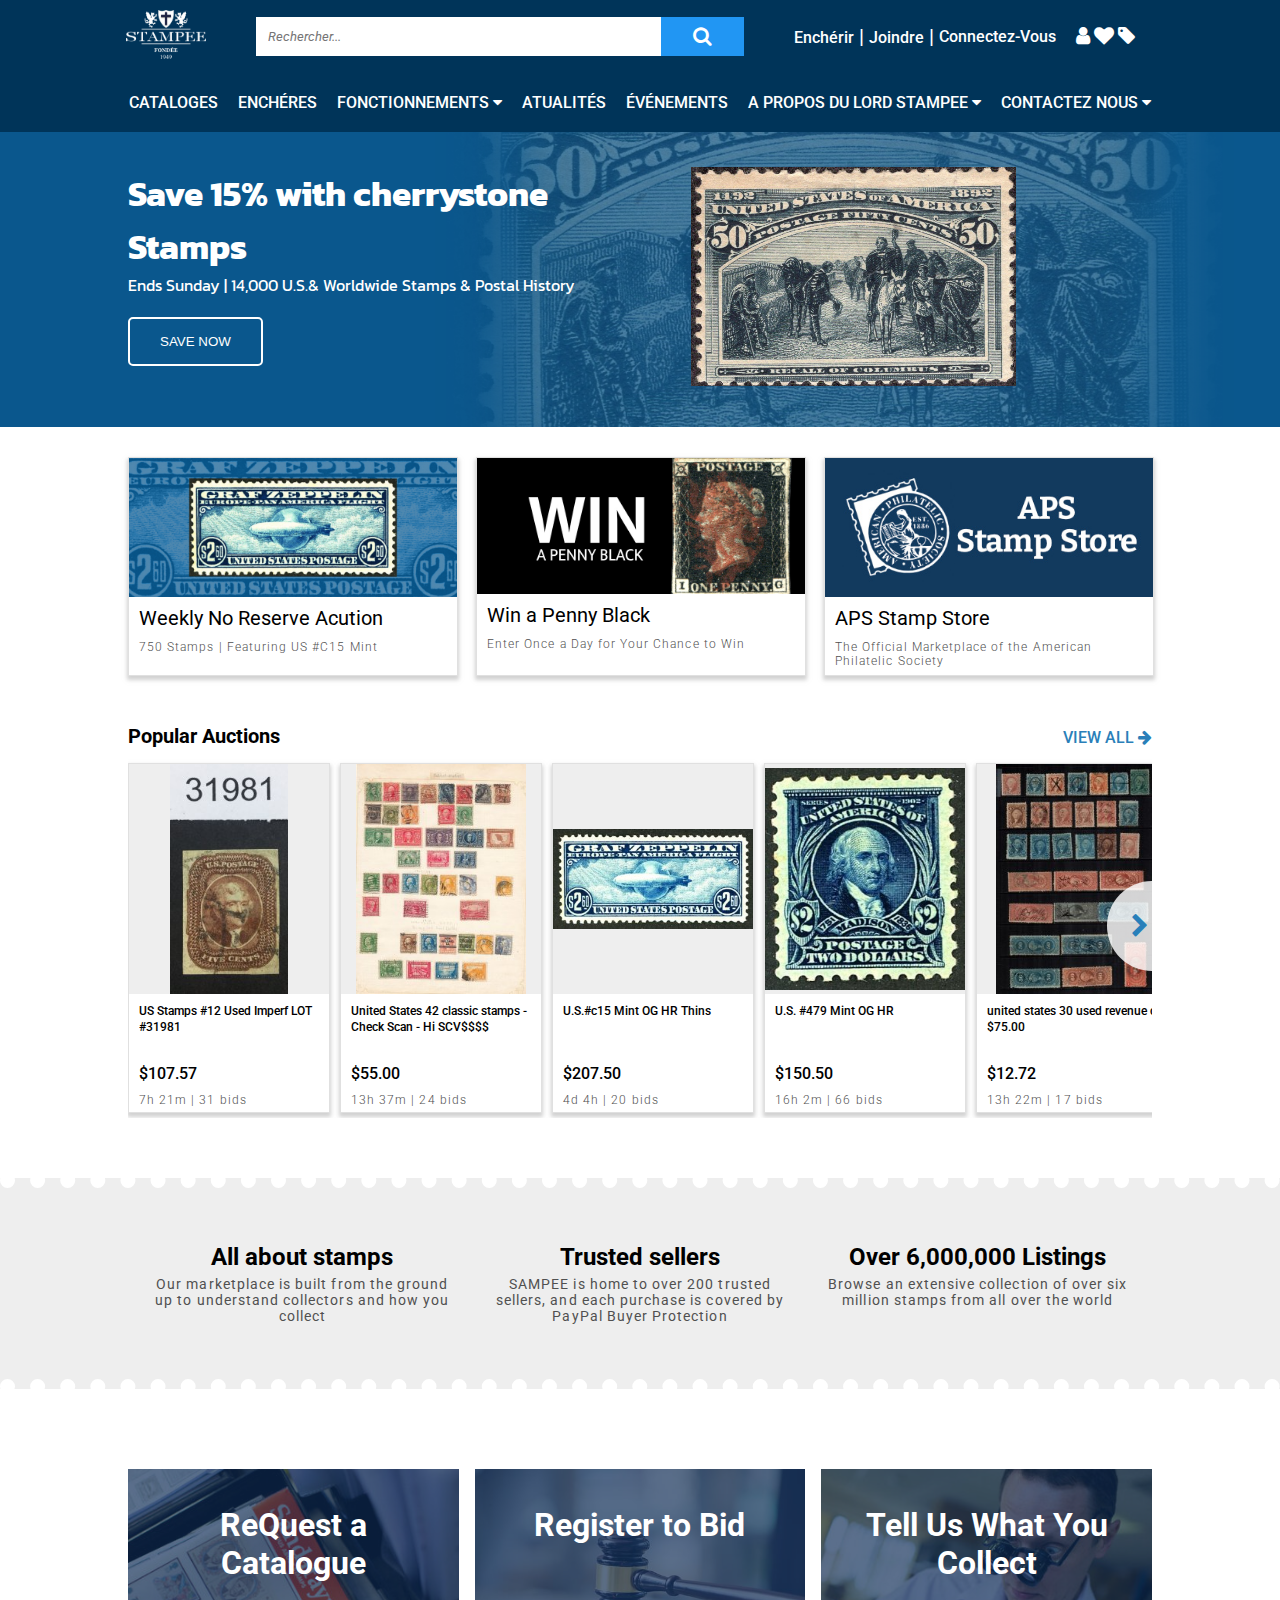
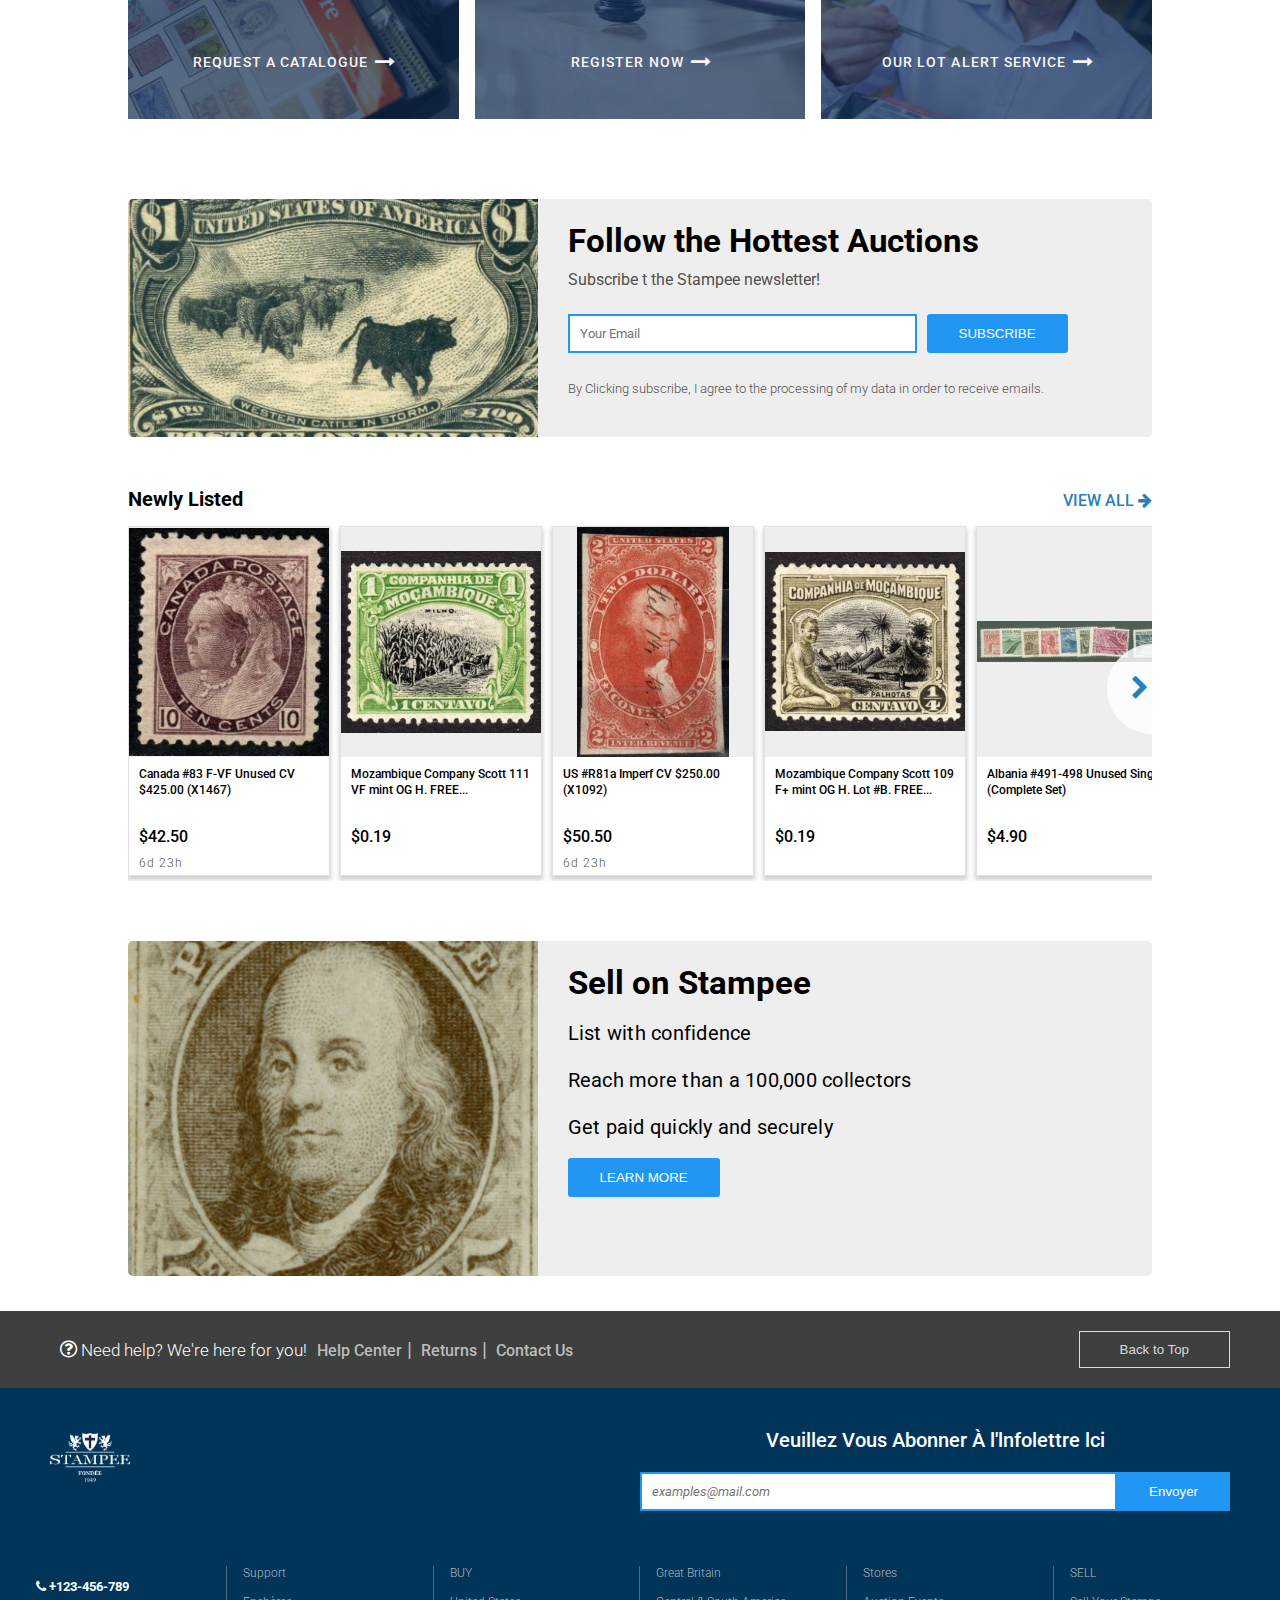
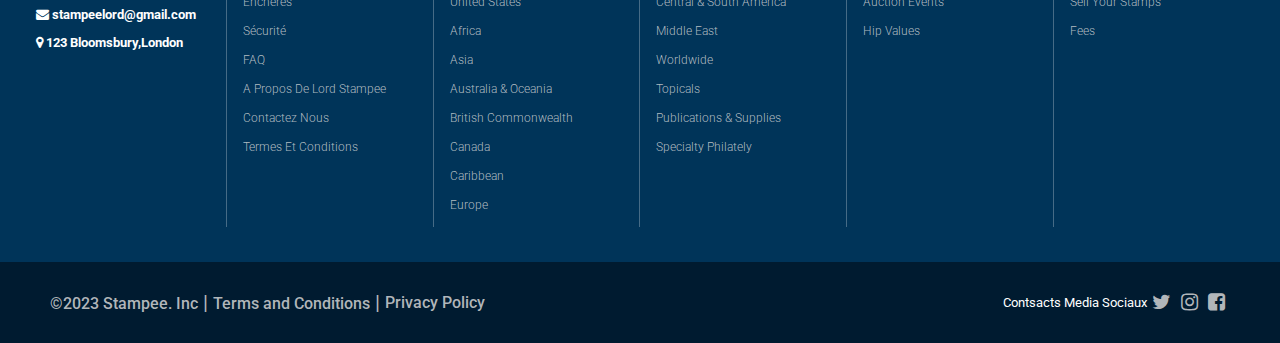
<file: index.html>
<!DOCTYPE html>
<html lang="en">

<head>
    <meta charset="UTF-8">
    <meta http-equiv="X-UA-Compatible" content="IE=edge">
    <meta name="viewport" content="width=device-width, initial-scale=1.0">
    <meta name="description"
        content="stampee buy and sell stamps, stamp collections, postal history and other collectables.">
    <link rel="stylesheet" href="style/styles.css">

    <!-- fonts -->
    <link rel="preconnect" href="https://fonts.googleapis.com">
    <link rel="preconnect" href="https://fonts.gstatic.com" crossorigin>
    <link
        href="https://fonts.googleapis.com/css2?family=Kanit:wght@300;400;500;600&family=Roboto:wght@100;300;400;500;700;900&display=swap"
        rel="stylesheet">
    <!--font awsome  -->
    <link rel="stylesheet" href="https://cdnjs.cloudflare.com/ajax/libs/font-awesome/4.7.0/css/font-awesome.min.css">

    <!-- fav icon -->
    <link rel="apple-touch-icon" sizes="180x180" href="favicon_io/apple-touch-icon.png">
    <link rel="icon" type="image/png" sizes="32x32" href="favicon_io/favicon-32x32.png">
    <link rel="icon" type="image/png" sizes="16x16" href="favicon_io/favicon-16x16.png">
    <link rel="manifest" href="/site.webmanifest">

    <title>STAMPEE</title>
</head>

<body>

    <nav>
        <div class="grid-container center">
            <div class="grid-item">
                <a href=""><img class="logo" src="images/logo.png" alt=""></a>
            </div>
            <div class="desktop-view grid-item search-bar">
                <input placeholder="Rechercher..." type="text" name="search" id="search">
                <button class="primary"><i class="icon fa fa-search"></i></button>
            </div>
            <div class="desktop-view grid-item flex-box">
                <div class="flex-box">
                    <a href="">Enchérir<span class="separation">|</span></a>
                    <a href="">Joindre<span class="separation">|</span></a>
                    <a href="">Connectez-Vous</a>
                </div>
                <div class="user">
                    <a href=""><i class="icon fa fa-user"></i></a>
                    <a href=""><i class="icon fa fa-heart"></i></a>
                    <a href=""><i class="icon fa fa-tag"></i></a>
                </div>
            </div>

            <div class="ham-menu">
                <label title="toggle menu" for="menu"><span><i class="menu-icon fa fa-bars"></i>
                    </span>

                </label>
                <input type="checkbox" name="menu" id="menu" class="check">

                <div class="menu">
                    <ul>
                        <div class="search-bar">
                            <input placeholder="Rechercher..." type="text" name="search" id="search">
                            <button class="primary"><i class="icon fa fa-search"></i></button>
                        </div>
                        <div class="flex-box">
                            <div class="user">
                                <a href=""><i class="icon fa fa-user"></i></a>
                                <a href=""><i class="icon fa fa-heart"></i></a>
                                <a href=""><i class="icon fa fa-tag"></i></a>
                            </div>
                        </div>
                        <li><a href="">Enchérir</a></li>
                        <li><a href="">Joindre</a></li>
                        <li><a href="">Connectez-Vous</a></li>
                        <hr />
                        <li><a href="">CATALOGES</a></li>
                        <li><a href="">ENCHÉRES</a></li>
                        <li class="menu-hasdropdown">
                            <label class="toggle-menu" for="settings">
                                <span class="downarrow">FONCTIONNEMENTS</span> <i class="fa fa-caret-down"></i>
                            </label>
                            <input type="checkbox" class="sub-menu-checkbox" id="settings" />
                            <ul class="sub-menu-dropdown">
                                <li><a href="">list1</a></li>
                                <li><a href="">list2</a></li>
                                <li><a href="">list3</a></li>

                            </ul>
                        </li>
                        <li><a href="">ATUALITÉS</a></li>
                        <li><a href="">ÉVÉNEMENTS</a></li>
                        <li class="menu-hasdropdown">
                            <label class="toggle-menu" for="settings2">
                                <span class="downarrow">A PROPOS DU LORD STAMPEE </span> <i
                                    class="fa fa-caret-down"></i>
                            </label>
                            <input type="checkbox" class="sub-menu-checkbox" id="settings2" />
                            <ul class="sub-menu-dropdown">
                                <li><a href="">list1</a></li>
                                <li><a href="">list2</a></li>
                                <li><a href="">list3</a></li>

                            </ul>
                        </li>
                        <li class="menu-hasdropdown">
                            <label class="toggle-menu" for="settings3">
                                <span class="downarrow">CONTACTEZ NOU</span> <i class="fa fa-caret-down"></i>
                            </label>
                            <input type="checkbox" class="sub-menu-checkbox" id="settings3" />
                            <ul class="sub-menu-dropdown">
                                <li><a href="">list1</a></li>
                                <li><a href="">list2</a></li>
                                <li><a href="">list3</a></li>

                            </ul>
                        </li>

                    </ul>
                </div>
            </div>
        </div>
        <div class="desktop-view grid-container menu">
            <a href="">CATALOGES</a>
            <a href="">ENCHÉRES</a>
            <div class="dropdown">
                <a href="">FONCTIONNEMENTS </a><i class="fa fa-caret-down"></i>
                <ul>
                    <li><a href="">list1</a></li>
                    <li><a href="">list2</a></li>
                    <li><a href="">list3</a></li>
                </ul>
            </div>
            <a href="">ATUALITÉS</a>
            <a href="">ÉVÉNEMENTS</a>

            <div class="dropdown">
                <a href="">A PROPOS DU LORD STAMPEE </a><i class="fa fa-caret-down"></i>
                <ul>
                    <li><a href="">list1</a></li>
                    <li><a href="">list2</a></li>
                    <li><a href="">list3</a></li>
                </ul>
            </div>

            <div class="dropdown">
                <a href="">CONTACTEZ NOUS </a><i class="fa fa-caret-down"></i>
                <ul>
                    <li><a href="">list1</a></li>
                    <li><a href="">list2</a></li>
                    <li><a href="">list3</a></li>
                </ul>
            </div>
        </div>

    </nav>
    <section id="offer-bar">
        <div class="grid-container">
            <img class="offer-background" src="images/offer-background.png" alt="">
            <div class="grid-item">
                <h1>Save 15% with cherrystone Stamps</h1>
                <p>Ends Sunday | 14,000 U.S.& Worldwide Stamps & Postal History</p>
                <button class="secondary">
                    SAVE NOW
                </button>
            </div>
            <div class="grid-item main-pic">
                <img src="images/image3411.png" alt="">
            </div>

        </div>
    </section>
    <section id="main-cards">
        <a class="none" href="">
            <div class="card">
                <img src="images/image1.jpg" alt="">
                <div class="content">
                    <h3 class="title"> Weekly No Reserve Acution</h3>
                    <p class="description">750 Stamps | Featuring US #C15 Mint</p>
                </div>
            </div>
        </a>

        <a class="none" href="">
            <div class="card">
                <img src="images/image2.jpg" alt="">
                <div class="content">
                    <h3 class="title">Win a Penny Black</h3>
                    <p class="description">Enter Once a Day for Your Chance to Win</p>
                </div>
            </div>
        </a>

        <a class="none" href="">
            <div class="card">
                <img src="images/image3.jpg" alt="">
                <div class="content">
                    <h3 class="title">APS Stamp Store</h3>
                    <p class="description">The Official Marketplace of the American Philatelic Society</p>
                </div>
            </div>
        </a>
    </section>
    <section id="card-container">
        <div class="grid-container">
            <h3>Popular Auctions</h3>
            <a href="">VIEW ALL <i class='fa fa-arrow-right'></i>
            </a>
        </div>
        <div class="scroll-container">
            <div class="next">
                <button><i class="fa fa-chevron-right"></i></button>
            </div>
            <div class="previous">
                <button><i class="fa fa-chevron-left"></i></button>
            </div>
            <a class="none" href="">
                <div class="card">
                    <i class="icon fa fa-heart"></i>
                    <img src="images/card image0.jpg" alt="">
                    <div class="content">
                        <h4 class="name">US Stamps #12 Used Imperf LOT #31981</h4>
                        <p class="price">$107.57</p>
                        <p class="description">7h 21m | 31 bids</p>
                    </div>

                </div>
            </a>
            <a class="none" href="">
                <div class="card">
                    <i class="icon fa fa-heart"></i>
                    <img src="images/card image1.jpg" alt="">
                    <div class="content">
                        <h4 class="name">United States 42 classic stamps - Check Scan - Hi SCV$$$$</h4>
                        <p class="price">$55.00</p>
                        <p class="description">13h 37m | 24 bids</p>
                    </div>

                </div>
            </a>
            <a class="none" href="">
                <div class="card">
                    <i class="icon fa fa-heart"></i>
                    <img src="images/cardimage1.jpg" alt="">
                    <div class="content">
                        <h4 class="name">U.S.#c15 Mint OG HR Thins</h4>
                        <p class="price">$207.50</p>
                        <p class="description">4d 4h | 20 bids</p>
                    </div>

                </div>
            </a>
            <a class="none" href="">
                <div class="card">
                    <i class="icon fa fa-heart"></i>
                    <img src="images/card image2.jpg" alt="">
                    <div class="content">
                        <h4 class="name">U.S. #479 Mint OG HR</h4>
                        <p class="price">$150.50</p>
                        <p class="description">16h 2m | 66 bids</p>
                    </div>

                </div>
            </a>
            <a class="none" href="">
                <div class="card">
                    <i class="icon fa fa-heart"></i>
                    <img src="images/card image4.jpg" alt="">
                    <div class="content">
                        <h4 class="name">united states 30 used revenue cat $75.00</h4>
                        <p class="price">$12.72</p>
                        <p class="description">13h 22m | 17 bids</p>
                    </div>

                </div>
            </a>
            <a class="none" href="">
                <div class="card">
                    <i class="icon fa fa-heart"></i>
                    <img src="images/card image3.jpg" alt="">
                    <div class="content">
                        <h4 class="name">US Stamps #630 White Plains Sheet Mint OG NH/H Margin Only LOT #31876</h4>
                        <p class="price">$172.50</p>
                        <p class="description">16h 28m | 45 bids</p>
                    </div>

                </div>
            </a>
            <a class="none" href="">
                <div class="card">
                    <i class="icon fa fa-heart"></i>
                    <img src="images/card image5.jpg" alt="">
                    <div class="content">
                        <h4 class="name">U.S. #245 USED</h4>
                        <p class="price">$340.09</p>
                        <p class="description">14h 55m | 43 bids</p>
                    </div>
                </div>
            </a>
            <a class="none" href="">
                <div class="card">
                    <i class="icon fa fa-heart"></i>
                    <img src="images/card image6.jpg" alt="">
                    <div class="content">
                        <h4 class="name">U.S. #C14 Mint OG HR Thins</h4>
                        <p class="price">$173.00</p>
                        <p class="description">11h 7m | 44 bids</p>
                    </div>

                </div>
            </a>
            <a class="none" href="">
                <div class="card">
                    <i class="icon fa fa-heart"></i>
                    <img src="images/card image7.jpg" alt="">
                    <div class="content">
                        <h4 class="name">U.S. #C13 Mint OG LH</h4>
                        <p class="price">$155.00</p>
                        <p class="description">11h 4m | 52 bids</p>
                    </div>

                </div>
            </a>
            <a class="none" href="">
                <div class="card">
                    <i class="icon fa fa-heart"></i>
                    <img src="images/card image8.jpg" alt="">
                    <div class="content">
                        <h4 class="name">U.S. #67 USED</h4>
                        <p class="price">$123.50</p>
                        <p class="description">7h 30m | 46 bids</p>
                    </div>

                </div>
            </a>
            <a class="none" href="">
                <div class="card">
                    <i class="icon fa fa-heart"></i>
                    <img src="images/card image9.jpg" alt="">
                    <div class="content">
                        <h4 class="name">USA Group of 30 used Large Banknotes</h4>
                        <p class="price">$26.50</p>
                        <p class="description">7h 19m | 17 bids</p>
                    </div>

                </div>
            </a>
            <a class="none" href="">
                <div class="card">
                    <i class="icon fa fa-heart"></i>
                    <img src="images/card image10.jpg" alt="">
                    <div class="content">
                        <h4 class="name">669-79 Mint FVF OG NH Cat $531</h4>
                        <p class="price">$72.01</p>
                        <p class="description">10h 18m | 27 bids</p>
                    </div>

                </div>
            </a>

        </div>

    </section>
    <section id="service">
        <hr>
        <div class="grid-container">
            <div class="grid-item">
                <h2>All about stamps</h2>
                <p>Our marketplace is built from the ground up to understand collectors and how you collect</p>
            </div>
            <div class="grid-item">
                <h2>Trusted sellers</h2>
                <p>SAMPEE is home to over 200 trusted sellers, and each purchase is covered by PayPal Buyer Protection
                </p>
            </div>
            <div class="grid-item">
                <h2>Over 6,000,000 Listings</h2>
                <p>Browse an extensive collection of over six million stamps from all over the world</p>
            </div>
        </div>
        <hr>
    </section>
    <section id="service-actions">
        <div class="grid-container">
            <a class="none" href="">
                <div class="grid-item">
                    <img src="images/card0.jfif" alt="">
                    <h2>ReQuest a Catalogue</h2>
                    <p>REQUEST A CATALOGUE <i class="icon fa fa-long-arrow-right"></i></p>
                </div>
            </a>
            <a class="none" href="">
                <div class="grid-item">
                    <img src="images/card1.jfif" alt="">
                    <h2>Register to Bid</h2>
                    <p>REGISTER NOW <i class="icon fa fa-long-arrow-right"></i></p>
                </div>
            </a><a class="none" href="">
                <div class="grid-item">
                    <img src="images/card2.jfif" alt="">
                    <h2>Tell Us What You Collect</h2>
                    <p>OUR LOT ALERT SERVICE <i class="icon	fa fa-long-arrow-right"></i></p>
                </div>
            </a>
        </div>
    </section>
    <section id="actions">
        <div class="flex-box">
            <img src="images/actions-image.jpg" alt="">
            <div class="flex-item">
                <h1>Follow the Hottest Auctions</h1>
                <h6>Subscribe t the Stampee newsletter!</h6>
                <div class="search-bar">
                    <input placeholder="Your Email" type="email" name="email-action" id="email-action">
                    <button class="primary">SUBSCRIBE</button>
                </div>
                <p>By Clicking subscribe, I agree to the processing of my data in order to receive emails.</p>
            </div>
        </div>
    </section>
    <section id="card-container">
        <div class="grid-container">
            <h3>Newly Listed</h3>
            <a href="">VIEW ALL <i class='fa fa-arrow-right'></i>
            </a>
        </div>
        <div class="scroll-container">
            <div class="next">
                <button><i class="fa fa-chevron-right"></i></button>
            </div>
            <div class="previous">
                <button><i class="fa fa-chevron-left"></i></button>
            </div>
            <a class="none" href="">
                <div class="card">
                    <i class="icon fa fa-heart"></i>
                    <img src="images/newly listed card0.jpg" alt="">
                    <div class="content">
                        <h4 class="name">Canada #83 F-VF Unused CV $425.00 (X1467)</h4>
                        <p class="price">$42.50</p>
                        <p class="description">6d 23h</p>
                    </div>

                </div>
            </a>
            <a class="none" href="">
                <div class="card">
                    <i class="icon fa fa-heart"></i>
                    <img src="images/newly listed card1.jpg" alt="">
                    <div class="content">
                        <h4 class="name">Mozambique Company Scott 111 VF mint OG H. FREE...</h4>
                        <p class="price">$0.19</p>
                    </div>

                </div>
            </a>
            <a class="none" href="">
                <div class="card">
                    <i class="icon fa fa-heart"></i>
                    <img src="images/newly listed card2.jpg" alt="">
                    <div class="content">
                        <h4 class="name">US #R81a Imperf CV $250.00 (X1092)</h4>
                        <p class="price">$50.50</p>
                        <p class="description">6d 23h</p>

                    </div>

                </div>
            </a>
            <a class="none" href="">
                <div class="card">
                    <i class="icon fa fa-heart"></i>
                    <img src="images/newly listed card3.jpg" alt="">
                    <div class="content">
                        <h4 class="name">Mozambique Company Scott 109 F+ mint OG H. Lot #B. FREE...
                        </h4>
                        <p class="price">$0.19</p>
                    </div>

                </div>
            </a>
            <a class="none" href="">
                <div class="card">
                    <i class="icon fa fa-heart"></i>
                    <img src="images/newly listed card4.jpg" alt="">
                    <div class="content">
                        <h4 class="name">Albania #491-498 Unused Single (Complete Set)</h4>
                        <p class="price">$4.90</p>
                    </div>

                </div>
            </a>
            <a class="none" href="">
                <div class="card">
                    <i class="icon fa fa-heart"></i>
                    <img src="images/newly listed card5.jpg" alt="">
                    <div class="content">
                        <h4 class="name">Netherlands Antilles (Curacao) #B196-B202a Unused Single (Complete Set)</h4>
                        <p class="price">$2.81</p>
                    </div>
                </div>
            </a>


        </div>

    </section>
    <section id="actions">
        <div class="flex-box">
            <img src="images/actions-image2.jpg" alt="">
            <div class="flex-item">
                <h1>Sell on Stampee</h1>
                <h4>List with confidence</h4>
                <h4>Reach more than a 100,000 collectors</h4>
                <h4>Get paid quickly and securely</h4>
                <button class="primary"> LEARN MORE</button>
            </div>
        </div>
    </section>
    <footer>
        <div class="help grid-container">
            <div class="flex-box gr">
                <p><i class="icon fa fa-question-circle-o"></i> Need help? We're here for you!</p>
                <div>
                    <a href="">Help Center<span class="separation">|</span></a>
                    <a href="">Returns<span class="separation">|</span></a>
                    <a href="">Contact Us</a>
                </div>
            </div>
            <button onclick="scrollToTop()" class="secondary">Back to Top</button>
        </div>
        <div>
            <div class="grid-container">
                <div class="grid-item">
                    <a href=""><img class="logo" src="images/logo.png" alt=""></a>
                </div>

                <form class="grid-item">
                    <label for="email">
                        <div class="center">
                            <h3>Veuillez Vous Abonner À l'lnfolettre lci</h3>
                        </div>

                        <div class="search-bar">
                            <input placeholder="examples@mail.com" type="email" name="email" id="email">
                            <button class="primary">Envoyer</button>
                        </div>

                    </label>
                </form>
            </div>
            <div class="footer-menu">
                <div class="flex-content">
                    <p><strong><i class="fa fa-phone"></i>
                            +123-456-789</strong></p>
                    <p href="#"><strong><i class="fa fa-envelope"></i>
                            stampeelord@gmail.com</strong></p>
                    <p href="#"><strong><i class="fa fa-map-marker"></i>
                            123 Bloomsbury,London</strong></p>
                </div>
                <div class="flex-content">
                    <a href="#">Support</a>
                    <a href="#">Enchères</a>
                    <a href="#">Sécurité</a>
                    <a href="#">FAQ</a>
                    <a href="#">A Propos De Lord Stampee</a>
                    <a href="#">Contactez Nous</a>
                    <a href="#">Termes Et Conditions</a>
                </div>
                <div class="flex-content">
                    <a href="#">BUY</a>
                    <a href="#">United States</a>
                    <a href="#">Africa</a>
                    <a href="#">Asia</a>
                    <a href="#">Australia & Oceania</a>
                    <a href="#">British Commonwealth</a>
                    <a href="#">Canada</a>
                    <a href="#">Caribbean</a>
                    <a href="#">Europe</a>
                </div>
                <div class="flex-content">
                    <a href="#">Great Britain</a>
                    <a href="#">Central & South America</a>
                    <a href="#">Middle East</a>
                    <a href="#">Worldwide</a>
                    <a href="#">Topicals</a>
                    <a href="#">Publications & Supplies</a>
                    <a href="#">Specialty Philately</a>
                </div>
                <div class="flex-content">
                    <a href="#">Stores</a>
                    <a href="#">Auction Events</a>
                    <a href="#">Hip Values</a>
                </div>
                <div class="flex-content">
                    <a href="#">SELL</a>
                    <a href="#">Sell Your Stamps</a>
                    <a href="#">Fees</a>
                </div>

            </div>

        </div>


        <div class="grid-container footer">
            <div class="flex-box">
                <a href="">©2023 Stampee. Inc<span class="separation">|</span></a>
                <a href="">Terms and Conditions<span class="separation">|</span></a>
                <a href="">Privacy Policy</a>
            </div>
            <div class="flex-box">
                <p>Contsacts Media Sociaux</p>
                <a href=""><i class="icon fa fa-twitter"></i></a>
                <a href=""><i class="icon fa fa-instagram"></i></a>
                <a href=""><i class="icon fa fa-facebook-square"></i></a>
            </div>
        </div>

    </footer>

    <script src="js/app.js"></script>
</body>

</html>
</file>
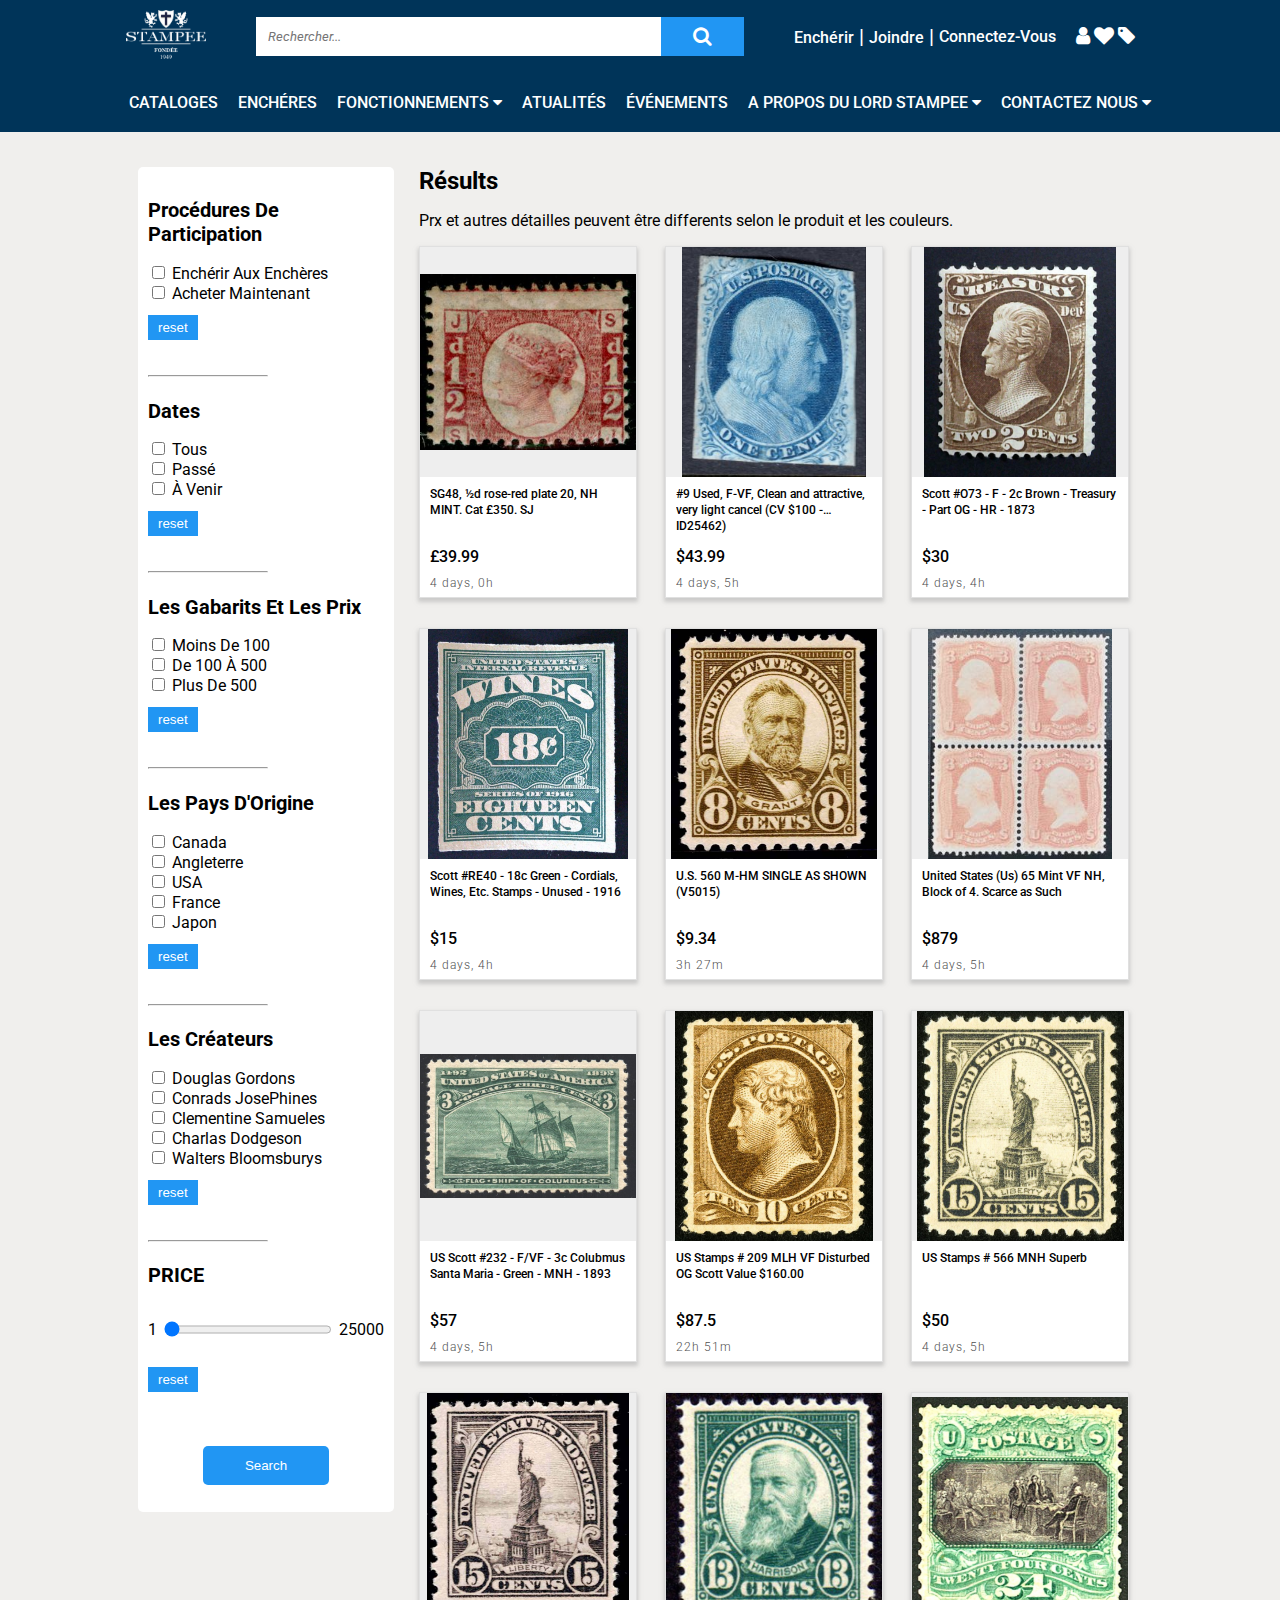
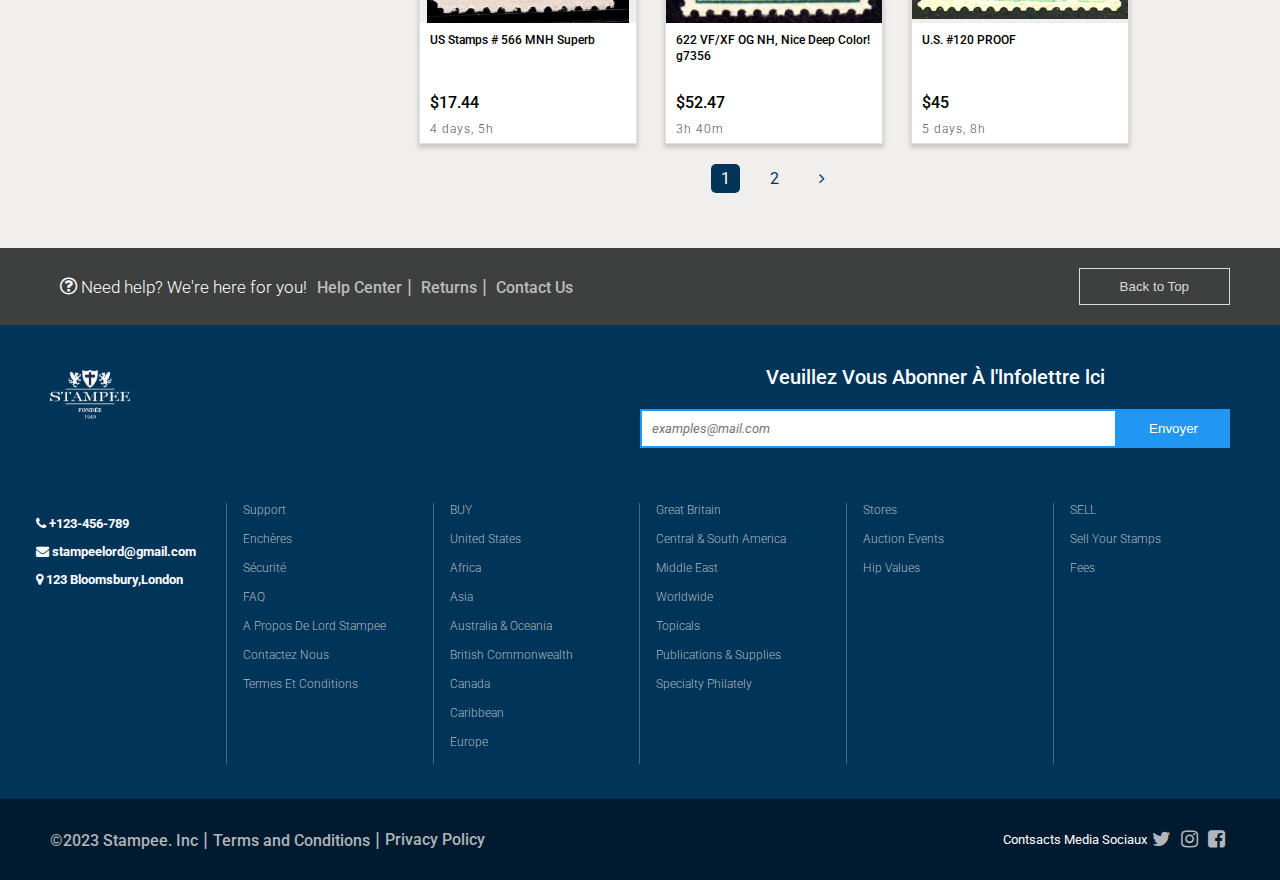
<file: catalog.html>
<!DOCTYPE html>
<html lang="en">

<head>
    <meta charset="UTF-8">
    <meta http-equiv="X-UA-Compatible" content="IE=edge">
    <meta name="viewport" content="width=device-width, initial-scale=1.0">
    <meta name="description"
        content="stampee buy and sell stamps, stamp collections, postal history and other collectables.">
    <link rel="stylesheet" href="style/styles.css">
    <link rel="stylesheet" href="style/catalog.css">

    <!-- fonts -->
    <link rel="preconnect" href="https://fonts.googleapis.com">
    <link rel="preconnect" href="https://fonts.gstatic.com" crossorigin>
    <link
        href="https://fonts.googleapis.com/css2?family=Kanit:wght@300;400;500;600&family=Roboto:wght@100;300;400;500;700;900&display=swap"
        rel="stylesheet">
    <!--font awsome  -->
    <link rel="stylesheet" href="https://cdnjs.cloudflare.com/ajax/libs/font-awesome/4.7.0/css/font-awesome.min.css">

    <!-- fav icon -->
    <link rel="apple-touch-icon" sizes="180x180" href="favicon_io/apple-touch-icon.png">
    <link rel="icon" type="image/png" sizes="32x32" href="favicon_io/favicon-32x32.png">
    <link rel="icon" type="image/png" sizes="16x16" href="favicon_io/favicon-16x16.png">
    <link rel="manifest" href="favicon_io/site.webmanifest">

    <title>STAMPEE</title>
</head>

<body>

    <nav>
        <div class="grid-container center">
            <div class="grid-item">
                <a href=""><img class="logo" src="images/logo.png" alt=""></a>
            </div>
            <div class="desktop-view grid-item search-bar">
                <input placeholder="Rechercher..." type="text" name="search" id="search">
                <button class="primary"><i class="icon fa fa-search"></i></button>
            </div>
            <div class="desktop-view grid-item flex-box">
                <div class="flex-box">
                    <a href="">Enchérir<span class="separation">|</span></a>
                    <a href="">Joindre<span class="separation">|</span></a>
                    <a href="">Connectez-Vous</a>
                </div>
                <div class="user">
                    <a href=""><i class="icon fa fa-user"></i></a>
                    <a href=""><i class="icon fa fa-heart"></i></a>
                    <a href=""><i class="icon fa fa-tag"></i></a>
                </div>
            </div>

            <div class="ham-menu">
                <label title="toggle menu" for="menu"><span><i class="menu-icon fa fa-bars"></i>
                    </span>

                </label>
                <input type="checkbox" name="menu" id="menu" class="check">

                <div class="menu">
                    <ul>
                        <div class="search-bar">
                            <input placeholder="Rechercher..." type="text" name="search" id="search">
                            <button class="primary"><i class="icon fa fa-search"></i></button>
                        </div>
                        <div class="flex-box">
                            <div class="user">
                                <a href=""><i class="icon fa fa-user"></i></a>
                                <a href=""><i class="icon fa fa-heart"></i></a>
                                <a href=""><i class="icon fa fa-tag"></i></a>
                            </div>
                        </div>
                        <li><a href="">Enchérir</a></li>
                        <li><a href="">Joindre</a></li>
                        <li><a href="">Connectez-Vous</a></li>
                        <hr />
                        <li><a href="">CATALOGES</a></li>
                        <li><a href="">ENCHÉRES</a></li>
                        <li class="menu-hasdropdown">
                            <label class="toggle-menu" for="settings">
                                <span class="downarrow">FONCTIONNEMENTS</span> <i class="fa fa-caret-down"></i>
                            </label>
                            <input type="checkbox" class="sub-menu-checkbox" id="settings" />
                            <ul class="sub-menu-dropdown">
                                <li><a href="">list1</a></li>
                                <li><a href="">list2</a></li>
                                <li><a href="">list3</a></li>

                            </ul>
                        </li>
                        <li><a href="">ATUALITÉS</a></li>
                        <li><a href="">ÉVÉNEMENTS</a></li>
                        <li class="menu-hasdropdown">
                            <label class="toggle-menu" for="settings2">
                                <span class="downarrow">A PROPOS DU LORD STAMPEE </span> <i
                                    class="fa fa-caret-down"></i>
                            </label>
                            <input type="checkbox" class="sub-menu-checkbox" id="settings2" />
                            <ul class="sub-menu-dropdown">
                                <li><a href="">list1</a></li>
                                <li><a href="">list2</a></li>
                                <li><a href="">list3</a></li>

                            </ul>
                        </li>
                        <li class="menu-hasdropdown">
                            <label class="toggle-menu" for="settings3">
                                <span class="downarrow">CONTACTEZ NOU</span> <i class="fa fa-caret-down"></i>
                            </label>
                            <input type="checkbox" class="sub-menu-checkbox" id="settings3" />
                            <ul class="sub-menu-dropdown">
                                <li><a href="">list1</a></li>
                                <li><a href="">list2</a></li>
                                <li><a href="">list3</a></li>

                            </ul>
                        </li>

                    </ul>
                </div>
            </div>
        </div>
        <div class="desktop-view grid-container menu">
            <a href="">CATALOGES</a>
            <a href="">ENCHÉRES</a>
            <div class="dropdown">
                <a href="">FONCTIONNEMENTS </a><i class="fa fa-caret-down"></i>
                <ul>
                    <li><a href="">list1</a></li>
                    <li><a href="">list2</a></li>
                    <li><a href="">list3</a></li>
                </ul>
            </div>
            <a href="">ATUALITÉS</a>
            <a href="">ÉVÉNEMENTS</a>

            <div class="dropdown">
                <a href="">A PROPOS DU LORD STAMPEE </a><i class="fa fa-caret-down"></i>
                <ul>
                    <li><a href="">list1</a></li>
                    <li><a href="">list2</a></li>
                    <li><a href="">list3</a></li>
                </ul>
            </div>

            <div class="dropdown">
                <a href="">CONTACTEZ NOUS </a><i class="fa fa-caret-down"></i>
                <ul>
                    <li><a href="">list1</a></li>
                    <li><a href="">list2</a></li>
                    <li><a href="">list3</a></li>
                </ul>
            </div>
        </div>

    </nav>
    <section id="catalog">
        <div class="grid-container">
            <input type="checkbox" name="filter-check" id="filter-check" class="filter-check">
            <div class="filter">
                <label for="filter-check">
                    <span class="btn primary"><i class="fa fa-angle-left"></i> Filter</span>
                </label>
                <div class="filter-item">
                    <h2>Procédures De Participation</h2>
                    <label for="Bidding">
                        <input type="checkbox" name="Bidding" id="Bidding" filter="Participation">
                        Enchérir Aux Enchères

                    </label>
                    <label for="Buy">
                        <input type="checkbox" name="Buy" id="Buy" filter="Participation">
                        Acheter Maintenant
                    </label>
                    <button class="primary" filter="Participation">reset</button>
                </div>
                <hr>
                <div class="filter-item">
                    <h2>Dates</h2>
                    <label for="All">
                        <input type="checkbox" name="All" id="All" filter="Dates">
                        Tous
                    </label>
                    <label for="Past">
                        <input type="checkbox" name="Past" id="Past" filter="Dates">
                        Passé
                    </label>
                    <label for="Coming">
                        <input type="checkbox" name="Coming" id="Coming" filter="Dates">
                        À Venir
                    </label>
                    <button class="primary" filter="Dates">reset</button>
                </div>
                <hr>
                <div class="filter-item">
                    <h2>Les Gabarits Et Les Prix</h2>
                    <label for="less-than-100">
                        <input type="checkbox" name="less-than-100" id="less-than-100" filter="prices">
                        Moins De 100
                    </label>
                    <label for="100-to-500">
                        <input type="checkbox" name="100-to-500" id="100-to-500" filter="prices">
                        De 100 À 500
                    </label>
                    <label for="more-than-500">
                        <input type="checkbox" name="more-than-500" id="more-than-500" filter="prices">
                        Plus De 500
                    </label>
                    <button class="primary" filter="prices">reset</button>
                </div>
                <hr>
                <div class="filter-item">
                    <h2>Les Pays D'Origine</h2>
                    <label for="Canada">
                        <input type="checkbox" name="Canada" id="Canada" filter="Countries">
                        Canada
                    </label>
                    <label for="England">
                        <input type="checkbox" name="England" id="England" filter="Countries">
                        Angleterre
                    </label>
                    <label for="USA">
                        <input type="checkbox" name="USA" id="USA" filter="Countries">
                        USA
                    </label>
                    <label for="France">
                        <input type="checkbox" name="France" id="France" filter="Countries">
                        France
                    </label>
                    <label for="Japan">
                        <input type="checkbox" name="Japan" id="Japan" filter="Countries">
                        Japon
                    </label>
                    <button class="primary" filter="Countries">reset</button>
                </div>
                <hr>
                <div class="filter-item">
                    <h2>Les Créateurs</h2>
                    <label for="Douglas-Gordons">
                        <input type="checkbox" name="Douglas Gordons" id="Conrad's-JosePhines" filter="Creators">
                        Douglas Gordons
                    </label>
                    <label for="Conrad's-JosePhines">
                        <input type="checkbox" name="Conrad's JosePhines" id="Conrad's-JosePhines" filter="Creators">
                        Conrads JosePhines
                    </label>
                    <label for="Clementine-Samueles">
                        <input type="checkbox" name="Clementine Samueles" id="Clementine-Samueles" filter="Creators">
                        Clementine Samueles
                    </label>
                    <label for="Charlas-Dodgeson">
                        <input type="checkbox" name="Charlas Dodgeson" id="Charlas-Dodgeson" filter="Creators">
                        Charlas Dodgeson
                    </label>
                    <label for="Walters-Bloomsburys">
                        <input type="checkbox" name="Walters Bloomsburys" id="Walters-Bloomsburys" filter="Creators">
                        Walters Bloomsburys
                    </label>
                    <button class="primary" filter="Creators">reset</button>
                </div>
                <hr>
                <div class="filter-item">
                    <h2>PRICE</h2>
                    <label for="PRICE" class="price-range">
                        <p class="price-range">1</p>
                        <input type="range" min="1" max="25000" value="1" class="slider" name="PRICE" id="PRICE"
                            filter="prices">
                        <p>25000</p>
                    </label>
                    <button class="primary" filter="range-prices">reset</button>
                </div>

                <div class="filter-item center">
                    <button class="primary">Search</button>
                </div>


            </div>
            <div class="results">
                <h2>Résults</h2>
                <p>Prx et autres détailles peuvent être differents selon le produit et les couleurs. </p>
                <label for="filter-check">
                    <span class="btn primary"><i class="fa fa-angle-left"></i> Filter</span>
                </label>
                <div class="grid-cards">
                    <!-- catalog.js will insert the cards  -->
                </div>
                <div>
                    <ul class="page-num">
                    </ul>
                </div>
            </div>
        </div>


    </section>
    <footer>
        <div class="help grid-container">
            <div class="flex-box gr">
                <p><i class="icon fa fa-question-circle-o"></i> Need help? We're here for you!</p>
                <div>
                    <a href="">Help Center<span class="separation">|</span></a>
                    <a href="">Returns<span class="separation">|</span></a>
                    <a href="">Contact Us</a>
                </div>
            </div>
            <button onclick="scrollToTop()" class="secondary">Back to Top</button>
        </div>
        <div>
            <div class="grid-container">
                <div class="grid-item">
                    <a href=""><img class="logo" src="images/logo.png" alt=""></a>
                </div>

                <form class="grid-item">
                    <label for="email">
                        <div class="center">
                            <h3>Veuillez Vous Abonner À l'lnfolettre lci</h3>
                        </div>

                        <div class="search-bar">
                            <input placeholder="examples@mail.com" type="email" name="email" id="email">
                            <button class="primary">Envoyer</button>
                        </div>

                    </label>
                </form>
            </div>
            <div class="footer-menu">
                <div class="flex-content">
                    <p><strong><i class="fa fa-phone"></i>
                            +123-456-789</strong></p>
                    <p href="#"><strong><i class="fa fa-envelope"></i>
                            stampeelord@gmail.com</strong></p>
                    <p href="#"><strong><i class="fa fa-map-marker"></i>
                            123 Bloomsbury,London</strong></p>
                </div>
                <div class="flex-content">
                    <a href="#">Support</a>
                    <a href="#">Enchères</a>
                    <a href="#">Sécurité</a>
                    <a href="#">FAQ</a>
                    <a href="#">A Propos De Lord Stampee</a>
                    <a href="#">Contactez Nous</a>
                    <a href="#">Termes Et Conditions</a>
                </div>
                <div class="flex-content">
                    <a href="#">BUY</a>
                    <a href="#">United States</a>
                    <a href="#">Africa</a>
                    <a href="#">Asia</a>
                    <a href="#">Australia & Oceania</a>
                    <a href="#">British Commonwealth</a>
                    <a href="#">Canada</a>
                    <a href="#">Caribbean</a>
                    <a href="#">Europe</a>
                </div>
                <div class="flex-content">
                    <a href="#">Great Britain</a>
                    <a href="#">Central & South America</a>
                    <a href="#">Middle East</a>
                    <a href="#">Worldwide</a>
                    <a href="#">Topicals</a>
                    <a href="#">Publications & Supplies</a>
                    <a href="#">Specialty Philately</a>
                </div>
                <div class="flex-content">
                    <a href="#">Stores</a>
                    <a href="#">Auction Events</a>
                    <a href="#">Hip Values</a>
                </div>
                <div class="flex-content">
                    <a href="#">SELL</a>
                    <a href="#">Sell Your Stamps</a>
                    <a href="#">Fees</a>
                </div>

            </div>

        </div>


        <div class="grid-container footer">
            <div class="flex-box">
                <a href="">©2023 Stampee. Inc<span class="separation">|</span></a>
                <a href="">Terms and Conditions<span class="separation">|</span></a>
                <a href="">Privacy Policy</a>
            </div>
            <div class="flex-box">
                <p>Contsacts Media Sociaux</p>
                <a href=""><i class="icon fa fa-twitter"></i></a>
                <a href=""><i class="icon fa fa-instagram"></i></a>
                <a href=""><i class="icon fa fa-facebook-square"></i></a>
            </div>
        </div>

    </footer>
    <script src="js/data.js"></script>
    <script src="js/catalog.js"></script>
    <script src="js/app.js"></script>
</body>

</html>
</file>
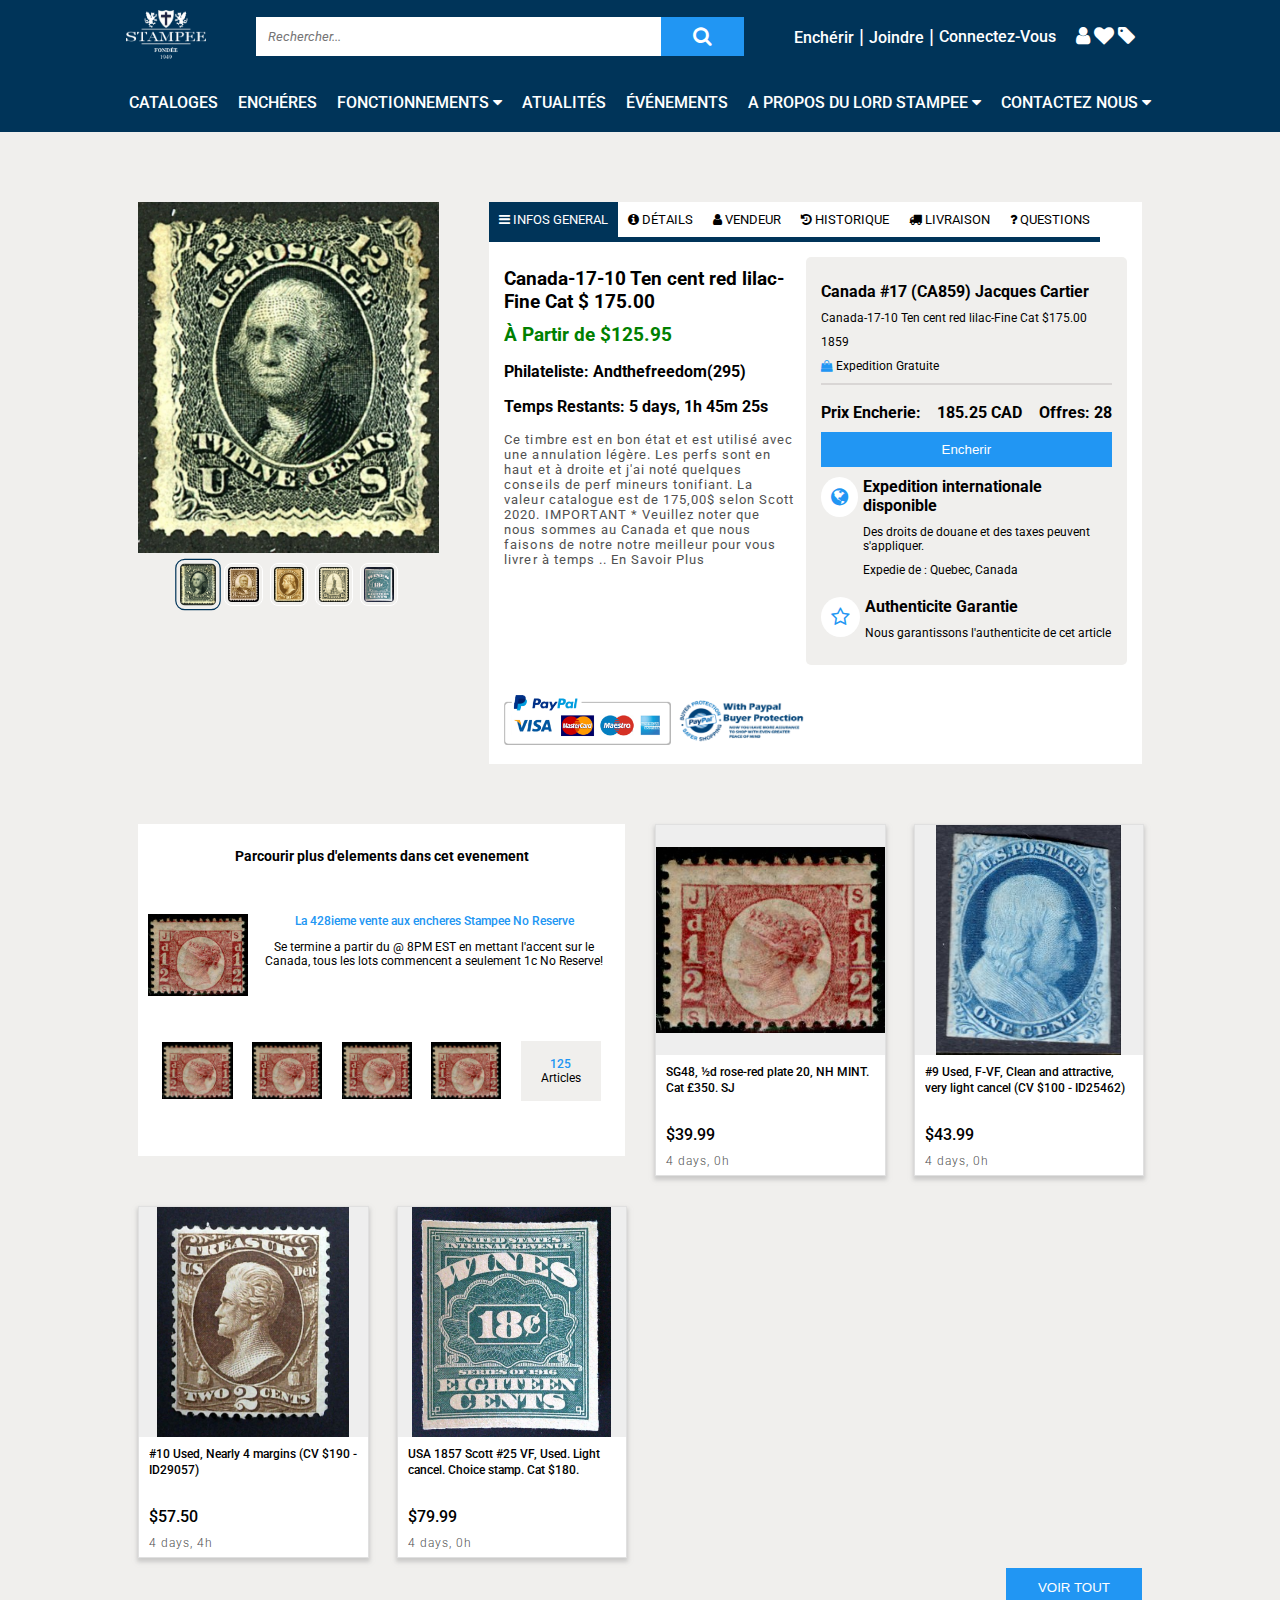
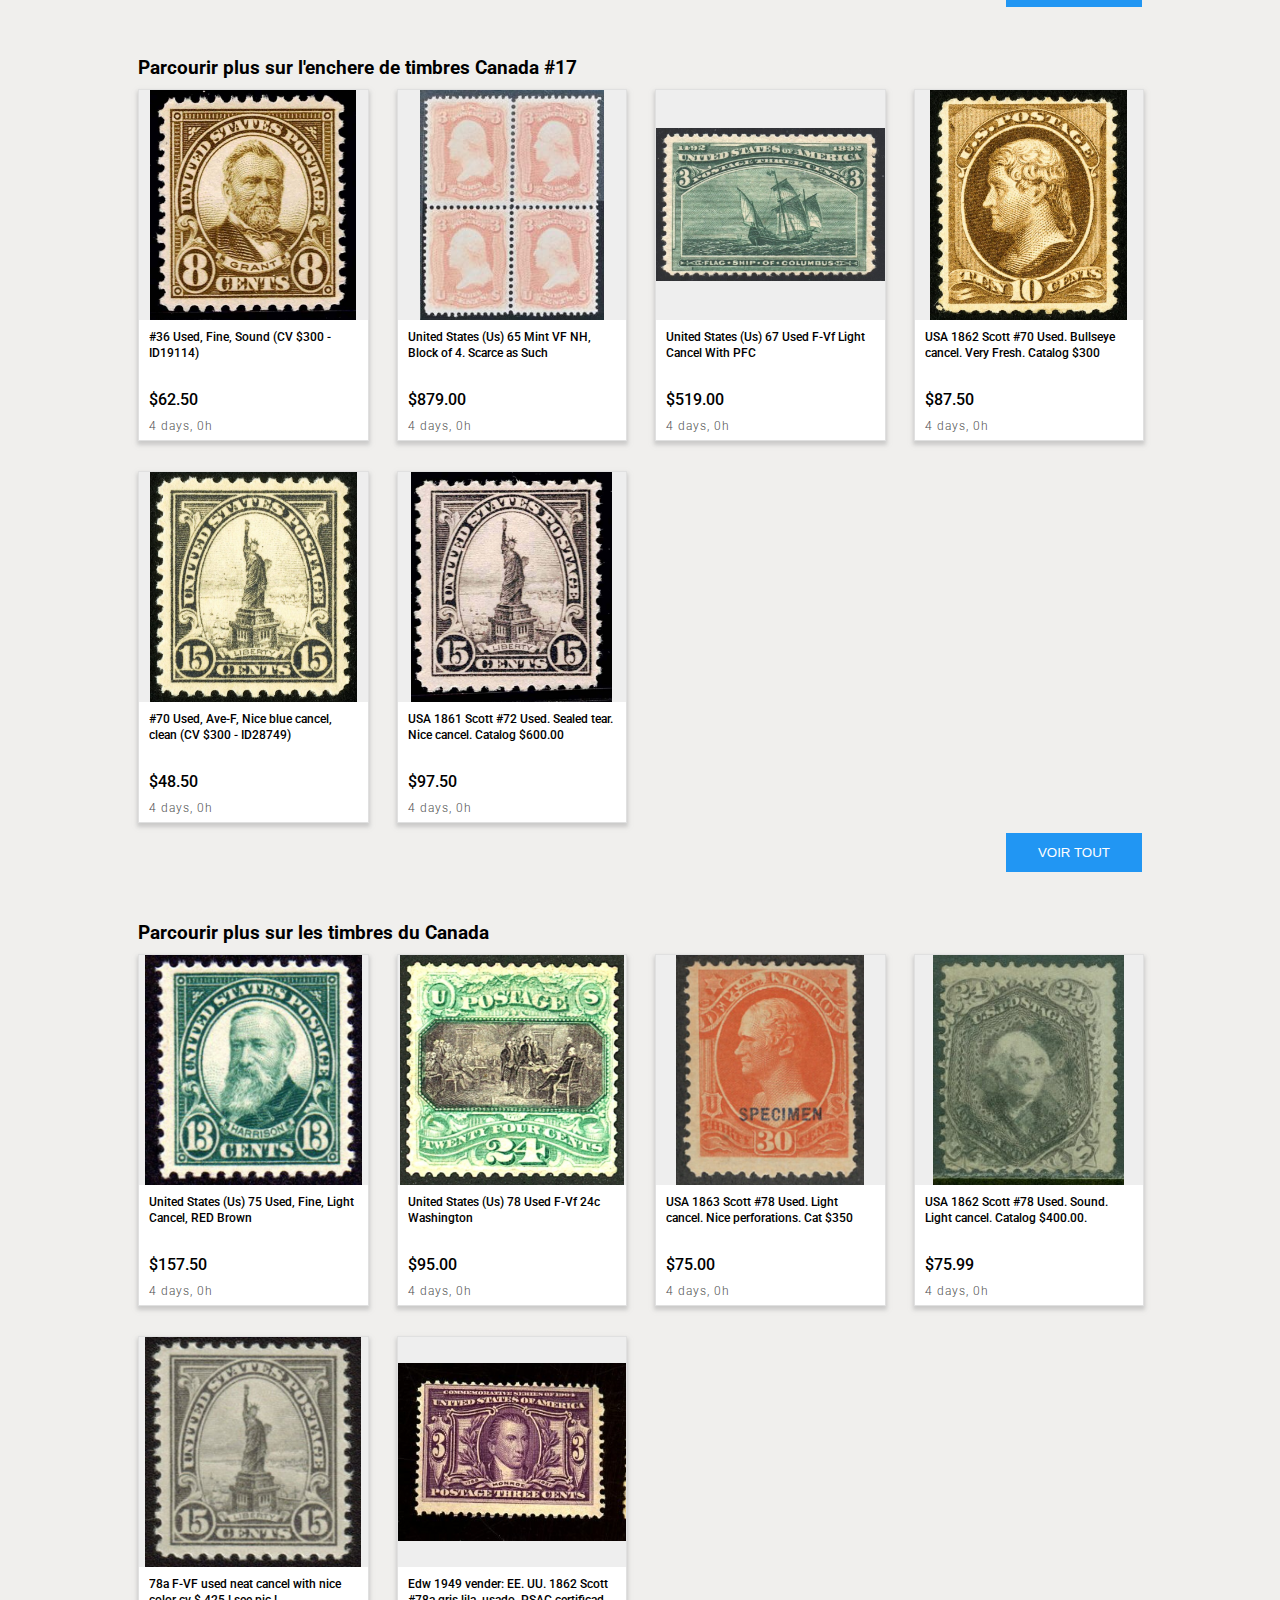
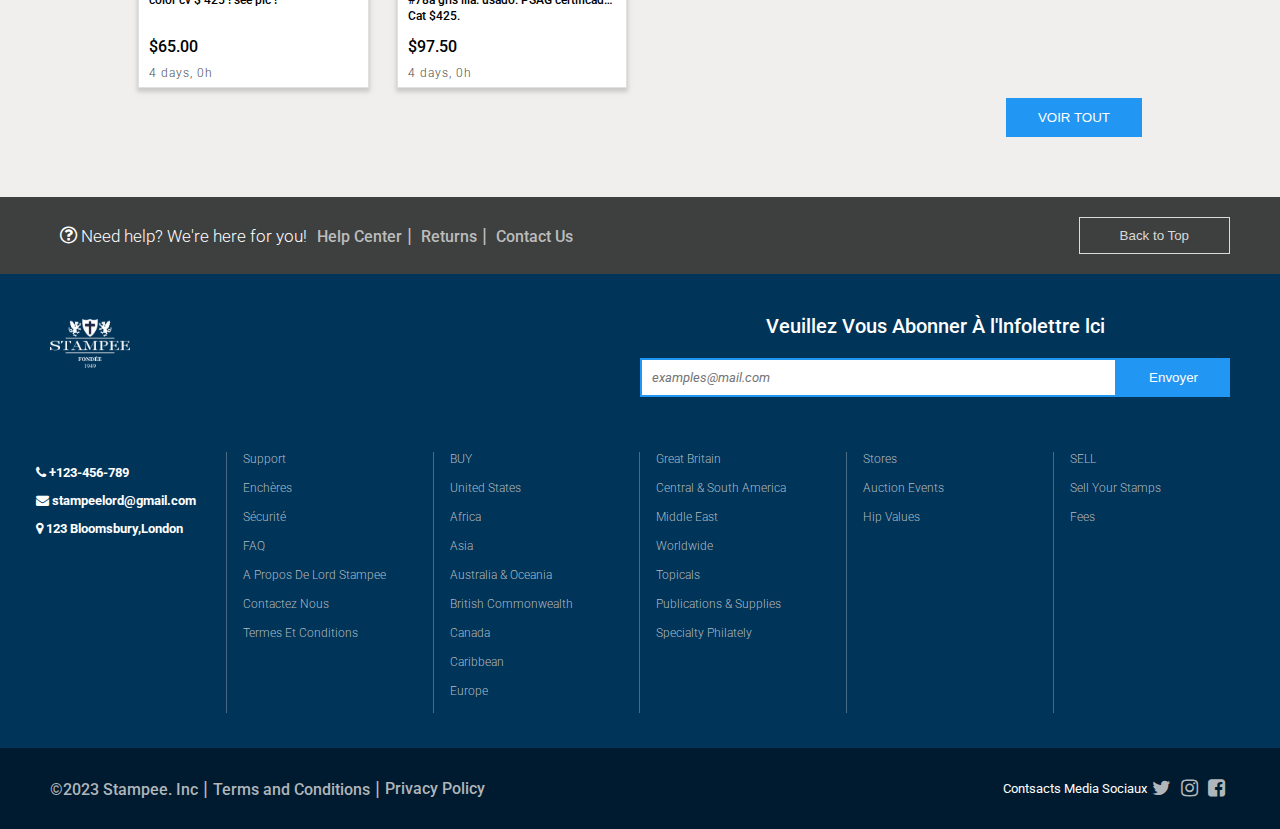
<file: fiche.html>
<!DOCTYPE html>
<html lang="en">

<head>
    <meta charset="UTF-8">
    <meta http-equiv="X-UA-Compatible" content="IE=edge">
    <meta name="viewport" content="width=device-width, initial-scale=1.0">
    <meta name="description"
        content="stampee buy and sell stamps, stamp collections, postal history and other collectables.">
    <link rel="stylesheet" href="style/styles.css">
    <link rel="stylesheet" href="style/fiche.css">
    <link rel="stylesheet" href="style/catalog.css">


    <!-- fonts -->
    <link rel="preconnect" href="https://fonts.googleapis.com">
    <link rel="preconnect" href="https://fonts.gstatic.com" crossorigin>
    <link
        href="https://fonts.googleapis.com/css2?family=Kanit:wght@300;400;500;600&family=Roboto:wght@100;300;400;500;700;900&display=swap"
        rel="stylesheet">
    <!--font awsome  -->
    <link rel="stylesheet" href="https://cdnjs.cloudflare.com/ajax/libs/font-awesome/4.7.0/css/font-awesome.min.css">

    <!-- fav icon -->
    <link rel="apple-touch-icon" sizes="180x180" href="favicon_io/apple-touch-icon.png">
    <link rel="icon" type="image/png" sizes="32x32" href="favicon_io/favicon-32x32.png">
    <link rel="icon" type="image/png" sizes="16x16" href="favicon_io/favicon-16x16.png">
    <link rel="manifest" href="favicon_io/site.webmanifest">

    <title>STAMPEE</title>
</head>

<body>

    <nav>
        <div class="grid-container center">
            <div class="grid-item">
                <a href=""><img class="logo" src="images/logo.png" alt=""></a>
            </div>
            <div class="desktop-view grid-item search-bar">
                <input placeholder="Rechercher..." type="text" name="search" id="search">
                <button class="primary"><i class="icon fa fa-search"></i></button>
            </div>
            <div class="desktop-view grid-item flex-box">
                <div class="flex-box">
                    <a href="">Enchérir<span class="separation">|</span></a>
                    <a href="">Joindre<span class="separation">|</span></a>
                    <a href="">Connectez-Vous</a>
                </div>
                <div class="user">
                    <a href=""><i class="icon fa fa-user"></i></a>
                    <a href=""><i class="icon fa fa-heart"></i></a>
                    <a href=""><i class="icon fa fa-tag"></i></a>
                </div>
            </div>

            <div class="ham-menu">
                <label title="toggle menu" for="menu"><span><i class="menu-icon fa fa-bars"></i>
                    </span>

                </label>
                <input type="checkbox" name="menu" id="menu" class="check">

                <div class="menu">
                    <ul>
                        <div class="search-bar">
                            <input placeholder="Rechercher..." type="text" name="search" id="search">
                            <button class="primary"><i class="icon fa fa-search"></i></button>
                        </div>
                        <div class="flex-box">
                            <div class="user">
                                <a href=""><i class="icon fa fa-user"></i></a>
                                <a href=""><i class="icon fa fa-heart"></i></a>
                                <a href=""><i class="icon fa fa-tag"></i></a>
                            </div>
                        </div>
                        <li><a href="">Enchérir</a></li>
                        <li><a href="">Joindre</a></li>
                        <li><a href="">Connectez-Vous</a></li>
                        <hr />
                        <li><a href="catalog.html">CATALOGES</a></li>
                        <li><a href="">ENCHÉRES</a></li>
                        <li class="menu-hasdropdown">
                            <label class="toggle-menu" for="settings">
                                <span class="downarrow">FONCTIONNEMENTS</span> <i class="fa fa-caret-down"></i>
                            </label>
                            <input type="checkbox" class="sub-menu-checkbox" id="settings" />
                            <ul class="sub-menu-dropdown">
                                <li><a href="">list1</a></li>
                                <li><a href="">list2</a></li>
                                <li><a href="">list3</a></li>

                            </ul>
                        </li>
                        <li><a href="">ATUALITÉS</a></li>
                        <li><a href="">ÉVÉNEMENTS</a></li>
                        <li class="menu-hasdropdown">
                            <label class="toggle-menu" for="settings2">
                                <span class="downarrow">A PROPOS DU LORD STAMPEE </span> <i
                                    class="fa fa-caret-down"></i>
                            </label>
                            <input type="checkbox" class="sub-menu-checkbox" id="settings2" />
                            <ul class="sub-menu-dropdown">
                                <li><a href="">list1</a></li>
                                <li><a href="">list2</a></li>
                                <li><a href="">list3</a></li>

                            </ul>
                        </li>
                        <li class="menu-hasdropdown">
                            <label class="toggle-menu" for="settings3">
                                <span class="downarrow">CONTACTEZ NOU</span> <i class="fa fa-caret-down"></i>
                            </label>
                            <input type="checkbox" class="sub-menu-checkbox" id="settings3" />
                            <ul class="sub-menu-dropdown">
                                <li><a href="">list1</a></li>
                                <li><a href="">list2</a></li>
                                <li><a href="">list3</a></li>

                            </ul>
                        </li>

                    </ul>
                </div>
            </div>
        </div>
        <div class="desktop-view grid-container menu">
            <a href="catalog.html">CATALOGES</a>
            <a href="">ENCHÉRES</a>
            <div class="dropdown">
                <a href="">FONCTIONNEMENTS </a><i class="fa fa-caret-down"></i>
                <ul>
                    <li><a href="">list1</a></li>
                    <li><a href="">list2</a></li>
                    <li><a href="">list3</a></li>
                </ul>
            </div>
            <a href="">ATUALITÉS</a>
            <a href="">ÉVÉNEMENTS</a>

            <div class="dropdown">
                <a href="">A PROPOS DU LORD STAMPEE </a><i class="fa fa-caret-down"></i>
                <ul>
                    <li><a href="">list1</a></li>
                    <li><a href="">list2</a></li>
                    <li><a href="">list3</a></li>
                </ul>
            </div>

            <div class="dropdown">
                <a href="">CONTACTEZ NOUS </a><i class="fa fa-caret-down"></i>
                <ul>
                    <li><a href="">list1</a></li>
                    <li><a href="">list2</a></li>
                    <li><a href="">list3</a></li>
                </ul>
            </div>
        </div>

    </nav>
    <section id="fiche">
        <div class="fiche grid-container margin">
            <div class="fiche-image">
                <div class="main-image">
                    <img src="fiche-images/main-image-0.jpg" alt="">
                    <img src="catalog-images/image5.jpg" alt="">
                    <img src="catalog-images/image8.jpg" alt="">
                    <img src="catalog-images/image9.jpg" alt="">
                    <img src="catalog-images/image4.jpg" alt="">
                </div>
                <div class="slider sub-image">
                    <!-- will be added automatically -->
                </div>
            </div>
            <div class="fiche-content">
                <div class="items-nav">
                    <div class="slider-nav">
                        <button class="next"><i class="fa fa-chevron-right"></i></button>
                        <button class="previous"><i class="fa fa-chevron-left"></i></button>

                        <ul>
                            <li>
                                <label for="info-general">
                                    <input type="checkbox" class="ch" name="info-general" id="info-general" checked>
                                    <span><i class="fa fa-reorder"></i> INFOS GENERAL</span>
                                </label>
                            </li>
                            <li>
                                <label for="details">
                                    <input type="checkbox" name="details" id="details">
                                    <span><i class="fa fa-info-circle"></i> DÉTAILS</span>
                                </label>
                            </li>
                            <li>
                                <label for="SELLER">
                                    <input type="checkbox" name="SELLER" id="SELLER">
                                    <span><i class="fa fa-user"></i> VENDEUR</span>
                                </label>
                            </li>
                            <li>
                                <label for="HISTORICAL">
                                    <input type="checkbox" name="HISTORICAL" id="HISTORICAL">
                                    <span><i class="fa fa-history"></i> HISTORIQUE</span>
                                </label>
                            </li>
                            <li>
                                <label for="DELIVERY">
                                    <input type="checkbox" name="DELIVERY" id="DELIVERY">
                                    <span><i class="fa fa-truck"></i> LIVRAISON</span>
                                </label>
                            </li>
                            <li>
                                <label for="QUESTIONS">
                                    <input type="checkbox" name="QUESTIONS" id="QUESTIONS">
                                    <span><i class="fa fa-question"></i> QUESTIONS</span>
                                </label>
                            </li>
                        </ul>
                    </div>
                </div>


                <div class="item-content">
                    <div class="info-general">
                        <div class="grid-container">
                            <div class="grid-item">
                                <h2 class="title">Canada-17-10 Ten cent red lilac-Fine Cat $ 175.00</h2>
                                <h2 class="price">À Partir de $125.95</h2>
                                <h3 class="info">Philateliste: Andthefreedom(295)</h3>
                                <h3 class="info">Temps Restants: 5 days, 1h 45m 25s</h3>
                                <p class="description">
                                    Ce timbre est en bon état et est utilisé avec une annulation légère. Les perfs sont
                                    en
                                    haut et à droite et j'ai noté quelques conseils de perf mineurs tonifiant. La valeur
                                    catalogue est de 175,00$ selon Scott 2020. IMPORTANT * Veuillez noter que nous
                                    sommes au Canada et que nous faisons de notre notre meilleur pour vous livrer à
                                    temps .. En Savoir Plus
                                </p>
                            </div>
                            <div class="grid-item auction-card">
                                <h2>Canada #17 (CA859) Jacques Cartier</h2>
                                <p>Canada-17-10 Ten cent red lilac-Fine Cat $175.00</p>
                                <p>1859</p>
                                <p><i class='fa fa-shopping-bag'></i> Expedition Gratuite</p>
                                <hr>
                                <div class="flex-box">
                                    <h2>Prix Encherie:</h2>
                                    <h2>185.25 CAD</h2>
                                    <h2>Offres: 28</h2>

                                </div>
                                <button class="primary">Encherir</button>

                                <div class="vantage">
                                    <i class="icon fa fa-globe"></i>
                                    <div>
                                        <h2>Expedition internationale disponible</h2>
                                        <p>Des droits de douane et des taxes peuvent s'appliquer.</p>
                                        <p>Expedie de : Quebec, Canada</p>
                                    </div>
                                </div>

                                <div class="vantage">
                                    <i class="icon fa fa-star-o"></i>
                                    <div>
                                        <h2>Authenticite Garantie</h2>
                                        <p> Nous garantissons l'authenticite de cet article</p>
                                    </div>
                                </div>
                            </div>
                        </div>
                        <div class="grid-container">
                            <div class="paypal">
                                <img src="fiche-images/paypal.png" alt="">
                                <img src="fiche-images/paypal-buyer-protection-logo-300x113.png" alt="">
                            </div>
                        </div>

                    </div>

                </div>

            </div>



        </div>
        <div class="grid-cards margin">
            <div class="hd">
                <h3>Parcourir plus d'elements dans cet evenement</h3>
                <div class="flex-box top ">
                    <img class="top-img" src="catalog-images/image1.jpg" alt="">
                    <div><a href="">La 428ieme vente aux encheres Stampee
                            No Reserve
                        </a>
                        <p>Se termine a partir du @ 8PM EST en
                            mettant l'accent sur le Canada, tous les
                            lots commencent a seulement 1c No
                            Reserve!
                        </p>
                    </div>


                </div>
                <div class="flex-box">
                    <img src="catalog-images/image1.jpg" alt="">
                    <img src="catalog-images/image1.jpg" alt="">
                    <img src="catalog-images/image1.jpg" alt="">
                    <img src="catalog-images/image1.jpg" alt="">
                    <div class="item">
                        <span><a href="">125</a> <br> Articles </span>
                    </div>
                </div>
            </div>
            <a class="none" href="">
                <div class="card">
                    <i class="icon fa fa-heart"></i>
                    <img src="catalog-images/image1.jpg" alt="">
                    <div class="content">
                        <h3 class="title">SG48, ½d rose-red plate 20, NH MINT. Cat £350. SJ</h3>
                        <p class="price">$39.99</p>
                        <p class="description">4 days, 0h</p>
                    </div>
                </div>
            </a>
            <a class="none" href="">
                <div class="card">
                    <i class="icon fa fa-heart"></i>
                    <img src="catalog-images/image2.jpg" alt="">
                    <div class="content">
                        <h3 class="title">#9 Used, F-VF, Clean and attractive, very light cancel (CV $100 - ID25462)</h3>
                        <p class="price">$43.99</p>
                        <p class="description">4 days, 0h</p>
                    </div>
                </div>
            </a>
            <a class="none" href="">
                <div class="card">
                    <i class="icon fa fa-heart"></i>
                    <img src="catalog-images/image3.jpg" alt="">
                    <div class="content">
                        <h3 class="title">#10 Used, Nearly 4 margins (CV $190 - ID29057)</h3>
                        <p class="price">$57.50</p>
                        <p class="description">4 days, 4h</p>
                    </div>
                </div>
            </a>
            <a class="none" href="">
                <div class="card">
                    <i class="icon fa fa-heart"></i>
                    <img src="catalog-images/image4.jpg" alt="">
                    <div class="content">
                        <h3 class="title">USA 1857 Scott #25 VF, Used. Light cancel. Choice stamp. Cat $180.</h3>
                        <p class="price">$79.99</p>
                        <p class="description">4 days, 0h</p>
                    </div>
                </div>
            </a>

        </div>
        <div class="flex-box end"><button class="primary">VOIR TOUT</button></div>
        <div class="margin">
            <h3 class="grid-card-header">Parcourir plus sur l'enchere de timbres Canada #17
            </h3>
            <div class="grid-cards ">
                <a class="none" href="">
                    <div class="card">
                        <i class="icon fa fa-heart"></i>
                        <img src="catalog-images/image5.jpg" alt="">
                        <div class="content">
                            <h3 class="title">#36 Used, Fine, Sound (CV $300 - ID19114)</h3>
                            <p class="price">$62.50</p>
                            <p class="description">4 days, 0h</p>
                        </div>
                    </div>
                </a>
                <a class="none" href="">
                    <div class="card">
                        <i class="icon fa fa-heart"></i>
                        <img src="catalog-images/image6.jpg" alt="">
                        <div class="content">
                            <h3 class="title">United States (Us) 65 Mint VF NH, Block of 4. Scarce as Such</h3>
                            <p class="price">$879.00</p>
                            <p class="description">4 days, 0h</p>
                        </div>
                    </div>
                </a>
                <a class="none" href="">
                    <div class="card">
                        <i class="icon fa fa-heart"></i>
                        <img src="catalog-images/image7.jpg" alt="">
                        <div class="content">
                            <h3 class="title">United States (Us) 67 Used F-Vf Light Cancel With PFC </h3>
                            <p class="price">$519.00</p>
                            <p class="description">4 days, 0h</p>
                        </div>
                    </div>
                </a>
                <a class="none" href="">
                    <div class="card">
                        <i class="icon fa fa-heart"></i>
                        <img src="catalog-images/image8.jpg" alt="">
                        <div class="content">
                            <h3 class="title">USA 1862 Scott #70 Used. Bullseye cancel. Very Fresh. Catalog $300</h3>
                            <p class="price">$87.50</p>
                            <p class="description">4 days, 0h</p>
                        </div>
                    </div>
                </a>
                <a class="none" href="">
                    <div class="card">
                        <i class="icon fa fa-heart"></i>
                        <img src="catalog-images/image9.jpg" alt="">
                        <div class="content">
                            <h3 class="title">#70 Used, Ave-F, Nice blue cancel, clean (CV $300 - ID28749)</h3>
                            <p class="price">$48.50</p>
                            <p class="description">4 days, 0h</p>
                        </div>
                    </div>
                </a>
                <a class="none" href="">
                    <div class="card">
                        <i class="icon fa fa-heart"></i>
                        <img src="catalog-images/image10.jpg" alt="">
                        <div class="content">
                            <h3 class="title">USA 1861 Scott #72 Used. Sealed tear. Nice cancel. Catalog $600.00</h3>
                            <p class="price">$97.50</p>
                            <p class="description">4 days, 0h</p>
                        </div>
                    </div>
                </a>

            </div>
            <div class="flex-box end"><button class="primary">VOIR TOUT</button></div>
        </div>
        <div class="margin">
            <h3 class="grid-card-header">Parcourir plus sur les timbres du Canada</h3>
            <div class="grid-cards ">
                <a class="none" href="">
                    <div class="card">
                        <i class="icon fa fa-heart"></i>
                        <img src="catalog-images/image11.jpg" alt="">
                        <div class="content">
                            <h3 class="title">United States (Us) 75 Used, Fine, Light Cancel, RED Brown</h3>
                            <p class="price">$157.50</p>
                            <p class="description">4 days, 0h</p>
                        </div>
                    </div>
                </a>
                <a class="none" href="">
                    <div class="card">
                        <i class="icon fa fa-heart"></i>
                        <img src="catalog-images/image12.jpg" alt="">
                        <div class="content">
                            <h3 class="title">United States (Us) 78 Used F-Vf 24c Washington</h3>
                            <p class="price">$95.00</p>
                            <p class="description">4 days, 0h</p>
                        </div>
                    </div>
                </a>
                <a class="none" href="">
                    <div class="card">
                        <i class="icon fa fa-heart"></i>
                        <img src="catalog-images/image13.jpg" alt="">
                        <div class="content">
                            <h3 class="title">USA 1863 Scott #78 Used. Light cancel. Nice perforations. Cat $350</h3>
                            <p class="price">$75.00</p>
                            <p class="description">4 days, 0h</p>
                        </div>
                    </div>
                </a>
                <a class="none" href="">
                    <div class="card">
                        <i class="icon fa fa-heart"></i>
                        <img src="catalog-images/image14.jpg" alt="">
                        <div class="content">
                            <h3 class="title">USA 1862 Scott #78 Used. Sound. Light cancel. Catalog $400.00. </h3>
                            <p class="price">$75.99</p>
                            <p class="description">4 days, 0h</p>
                        </div>
                    </div>
                </a>
                <a class="none" href="">
                    <div class="card">
                        <i class="icon fa fa-heart"></i>
                        <img src="catalog-images/image15.jpg" alt="">
                        <div class="content">
                            <h3 class="title">78a F-VF used neat cancel with nice color cv $ 425 ! see pic ! </h3>
                            <p class="price">$65.00</p>
                            <p class="description">4 days, 0h</p>
                        </div>
                    </div>
                </a>
                <a class="none" href="">
                    <div class="card">
                        <i class="icon fa fa-heart"></i>
                        <img src="catalog-images/image16.jpg" alt="">
                        <div class="content">
                            <h3 class="title">Edw 1949 vender: EE. UU. 1862 Scott #78a gris lila. usado. PSAG certificado. Cat $425.</h3>
                            <p class="price">$97.50</p>
                            <p class="description">4 days, 0h</p>
                        </div>
                    </div>
                </a>

            </div>
            <div class="flex-box end"><button class="primary">VOIR TOUT</button></div>
        </div>

    </section>

    <footer>
        <div class="help grid-container">
            <div class="flex-box gr">
                <p><i class="icon fa fa-question-circle-o"></i> Need help? We're here for you!</p>
                <div>
                    <a href="">Help Center<span class="separation">|</span></a>
                    <a href="">Returns<span class="separation">|</span></a>
                    <a href="">Contact Us</a>
                </div>
            </div>
            <button onclick="scrollToTop()" class="secondary">Back to Top</button>
        </div>
        <div>
            <div class="grid-container">
                <div class="grid-item">
                    <a href=""><img class="logo" src="images/logo.png" alt=""></a>
                </div>

                <form class="grid-item">
                    <label for="email">
                        <div class="center">
                            <h3>Veuillez Vous Abonner À l'lnfolettre lci</h3>
                        </div>

                        <div class="search-bar">
                            <input placeholder="examples@mail.com" type="email" name="email" id="email">
                            <button class="primary">Envoyer</button>
                        </div>

                    </label>
                </form>
            </div>
            <div class="footer-menu">
                <div class="flex-content">
                    <p><strong><i class="fa fa-phone"></i>
                            +123-456-789</strong></p>
                    <p href="#"><strong><i class="fa fa-envelope"></i>
                            stampeelord@gmail.com</strong></p>
                    <p href="#"><strong><i class="fa fa-map-marker"></i>
                            123 Bloomsbury,London</strong></p>
                </div>
                <div class="flex-content">
                    <a href="#">Support</a>
                    <a href="#">Enchères</a>
                    <a href="#">Sécurité</a>
                    <a href="#">FAQ</a>
                    <a href="#">A Propos De Lord Stampee</a>
                    <a href="#">Contactez Nous</a>
                    <a href="#">Termes Et Conditions</a>
                </div>
                <div class="flex-content">
                    <a href="#">BUY</a>
                    <a href="#">United States</a>
                    <a href="#">Africa</a>
                    <a href="#">Asia</a>
                    <a href="#">Australia & Oceania</a>
                    <a href="#">British Commonwealth</a>
                    <a href="#">Canada</a>
                    <a href="#">Caribbean</a>
                    <a href="#">Europe</a>
                </div>
                <div class="flex-content">
                    <a href="#">Great Britain</a>
                    <a href="#">Central & South America</a>
                    <a href="#">Middle East</a>
                    <a href="#">Worldwide</a>
                    <a href="#">Topicals</a>
                    <a href="#">Publications & Supplies</a>
                    <a href="#">Specialty Philately</a>
                </div>
                <div class="flex-content">
                    <a href="#">Stores</a>
                    <a href="#">Auction Events</a>
                    <a href="#">Hip Values</a>
                </div>
                <div class="flex-content">
                    <a href="#">SELL</a>
                    <a href="#">Sell Your Stamps</a>
                    <a href="#">Fees</a>
                </div>

            </div>

        </div>


        <div class="grid-container footer">
            <div class="flex-box">
                <a href="">©2023 Stampee. Inc<span class="separation">|</span></a>
                <a href="">Terms and Conditions<span class="separation">|</span></a>
                <a href="">Privacy Policy</a>
            </div>
            <div class="flex-box">
                <p>Contsacts Media Sociaux</p>
                <a href=""><i class="icon fa fa-twitter"></i></a>
                <a href=""><i class="icon fa fa-instagram"></i></a>
                <a href=""><i class="icon fa fa-facebook-square"></i></a>
            </div>
        </div>

    </footer>
    <script src="js/data.js"></script>
    <script src="js/fiche.js"></script>
    <script src="js/app.js"></script>
</body>

</html>
</file>
<file: style/styles.css>
body {
    margin: 0;
    background-color: #fff;
}


.grid-container {
    display: flex;
    gap: 10px;
    padding: 10px;
    flex-wrap: wrap;
    justify-content: space-between;
}

.center {
    display: flex;
    justify-content: center;
}

.flex-box {
    display: flex;
    justify-content: space-evenly;
    align-items: center;
}

a {
    text-decoration: none;
    font-family: 'Roboto', sans-serif;
    font-weight: 500;
    cursor: pointer;
    transition: all 0.1s linear;
}

a.none {
    display: contents;
    color: unset;
}

/* start common */
.icon {
    font-size: 20px !important;
}

ul {
    margin: 0;
    padding: 0;
    list-style-type: none;
}
input[type="email"],
input[type="text"] {
    font-family: 'Roboto', sans-serif;
    width: 80%;
    max-width: 800px;
    height: 35px;
    padding: 0 10px;
    margin: 0;
    border: 2px solid #fff0;
    min-width: 200px;
}

input[type="email"],
input[type="text"]::placeholder {
    font-style: italic;

}

input[type="email"],
input[type="text"]:focus {
    outline: none;
    border: 2px solid #2196f3;
}

button.primary {
    height: 39px;
    margin: 0;
    background-color: #2196f3;
    border: 0;
    color: #fff;
    padding: 8px 32px;
    display: flex;
    justify-content: center;
    align-items: center;
    transition: all 0.3s cubic-bezier(0.175, 0.885, 0.32, 1.275);
}

button.secondary {
    padding: 8px 32px;
    background: none;
    border: 1px solid #fffdfdd1;
    color: #fffdfdd1;
}

button.primary:hover {
    background-color: #034880;
    filter: drop-shadow(1px 2px 8px #b6c5d197);
}

button.secondary:hover {
    filter: drop-shadow(1px 2px 8px #b6c5d197);
}

button {
    cursor: pointer;
}

/* ******************** */
/* start nav  */
nav {
    background-color: #003459;
    padding: 20px 50px;
    padding: 0 20px;
    position: sticky;
    top: 0;
    z-index: 99;
}

.logo {
    width: 80px;
}

nav a {
    color: #fff;
}

nav a:hover {
    color: #2196f3;
    filter: drop-shadow(1px 2px 8px #a3b4c16e);

}

nav .grid-container {
    align-items: center;
    gap: 50px;
}

span.separation {
    padding: 0 5px;
    font-size: 20px;
}



.search-bar {
    width: 40%;
    display: flex;
    justify-content: center;
    height: fit-content;
    align-items: center;

}



.user {
    margin: 0 20px;
}



.grid-container.menu {
    justify-content: center;
    gap: 20px;
}

.dropdown {
    position: relative;
    padding: 10px 0;
}

.dropdown i {
    color: #fff;
}

.dropdown ul {
    font-family: 'Roboto';
    display: none;
    transition: all 0.3s cubic-bezier(0.175, 0.885, 0.32, 1.275);
}

.dropdown:hover ul {
    display: block;
    width: 100%;
    position: absolute;
    top: 35px;
    background-color: #ffffff;
    padding: 10px 0;
    list-style-type: none;
    border-radius: 5px;
    color: #003459;
    filter: drop-shadow(1px 2px 8px #00000097);
}

.dropdown:hover a:nth-child(1) {
    color: #2196f3;
    filter: drop-shadow(1px 2px 8px #b6c5d197);

}

.dropdown:hover i {
    color: #2196f3;
}

.dropdown li a {
    color: unset !important;
    width: 100%;
    display: block;

}

.dropdown li {
    padding: 5px 10px;
    transition: all 0.3s cubic-bezier(0.175, 0.885, 0.32, 1.275);

}

.dropdown li:hover {
    background: #003459;
    color: #fff;
    filter: drop-shadow(1px 2px 8px #b6c5d197);
}

/* start ham menu *********************************** */
.ham-menu input[type="checkbox"] {
    display: none;
}

.check:checked~.menu {
    right: 0;
    filter: drop-shadow(-7px 8px 10px #1e1e1e8a);
}

.menu-icon {
    font-size: 25px !important;
    color: #fff;
    cursor: pointer;
}

.ham-menu {
    display: none;
    z-index: 99;
}

.ham-menu hr {
    border: 0;
    border-top: 1px solid rgb(179 179 179 / 46%);
    width: 80%;

}

.ham-menu li {
    padding: 15px;
    color: #fff;
}

.ham-menu li a {
    display: block;
}

.ham-menu li:hover {
    background-color: #ffffff1f;
}

.ham-menu .menu {
    position: fixed;
    right: -300px;
    top: 73px;
    height: calc(100% - 73px);
    transition: all 0.5s linear;
    width: 300px;
    background-color: #003459;
    overflow: scroll;
    -ms-overflow-style: none;
    scrollbar-width: none;

}
@media (max-width:350px) {
    .ham-menu .menu {
        right: -100%;
        width: 100%;
    }
}
.ham-menu .menu::-webkit-scrollbar {
    display: none;
    /* Safari and Chrome */
}

.toggle-menu {
    display: flex;
    justify-content: space-between;
    cursor: pointer;
}

.sub-menu-dropdown {
    display: none;
}

.sub-menu-checkbox:checked~ul.sub-menu-dropdown {
    display: block !important;
}

@media (max-width:920px) {
    .ham-menu {
        display: unset;
    }

    .desktop-view {
        display: none;
    }

    nav {
        padding: 0 20px;

    }

    nav .grid-container {
        align-items: center;
        justify-content: space-between;
    }

    .search-bar {
        width: 100%;
        margin: 10px 0;
    }
}

/* end ham menu  */

/* end nav */

/* start offers */

.offer-background {
    width: 100%;
    position: absolute;
    left: 0;
    top: 0;
    z-index: -1;
    height: 100%;
    object-fit: cover;
}

#offer-bar .grid-container {
    position: relative;
    justify-content: space-between;
    gap: 5rem;
    padding: 10px 10%;
    flex-wrap: nowrap;
}

#offer-bar .grid-container .grid-item {
    width: 45%;
    font-family: 'Kanit';
    color: #fff;
    margin: 25px 0;
}

#offer-bar h1 {
    font-size: 35px;
    font-family: "kanit";
    color: #fff;
    margin: 0;
}

#offer-bar p {
    margin: 0;
}

#offer-bar .secondary {
    padding: 15px 30px;
    margin-top: 20px;
    border-radius: 5px;
    border: 2px solid #fff;
    color: #fff;
}

#offer-bar .secondary:hover {
    background-color: #fff;
    color: #0a578d;
}

#offer-bar .main-pic img {
    width: 325px;
    object-fit: contain;
}

@media (max-width:850px) {
    #offer-bar .grid-container {
        flex-wrap: wrap-reverse;
        gap: 0;
    }

    #offer-bar .grid-container .grid-item {
        width: calc(100% - 20px);
    }
}

@media (max-width:360px) {

    #offer-bar .grid-container .main-pic {
        justify-content: center;
        display: flex;
    }
}

/* end offer  */

/* start main card */

#main-cards {
    background-color: #fff;
    display: grid;
    grid-template-columns: repeat(3, 1fr);
    gap: 20px;
    margin: 30px 10%;
}

@media (max-width:800px) {
    #main-cards {
        display: flex;
        flex-wrap: wrap;
    }
}

.card {
    width: 100%;
    box-shadow: 0px 3px 4px 1px #afafaf94;
    height: max-content;
    min-height: 100%;
    border: 1px solid #64646433;
    position: relative;
}

.card .content {
    padding: 0 10px;
    font-family: 'Roboto';

}

.card .content * {
    padding: 5px 0;
    margin: 0;
}

.card img {
    width: 100%;
    height: 70%;
}

a.none:hover .fa-heart {
    display: unset;
}

a.none .fa-heart {
    display: none;
    position: absolute;
    top: 10px;
    right: 10px;
    color: #6e6e6e;
    filter: drop-shadow(2px 4px 6px white);
}

.card .title {
    font-size: 20px;
    font-weight: 400;


}

.card .description {
    font-size: 12px;
    font-weight: 300;
    color: #505050;
    letter-spacing: 1.05px;

}

/* end main card */
/* start card container */

#card-container {
    position: relative;
    background-color: #fff;
    margin: 50px 0;
    width: 100%;
    overflow: hidden;
}

#card-container .grid-container {
    margin: 0 10%;
    padding: 0;
    font-family: 'Roboto';
    align-items: baseline;
}

#card-container .grid-container h3 {
    font-size: 20px;
    margin: 0;
}

#card-container .grid-container a {
    color: #2a7fb9;
}

.scroll-container {
    display: inline-grid;
    grid-template-columns: repeat(100, auto);
    padding: 0;
    margin: 10px 10%;
    overflow-x: scroll;
    overflow-y: clip;
    width: 80%;
    scroll-snap-type: x mandatory;
    scroll-behavior: smooth;
}

.scroll-container .previous,
.scroll-container .next {
    position: absolute;
    height: 100%;
    display: flex;
    align-items: center;
    top: 0;
    z-index: 1;
}

.scroll-container .previous {
    left: calc(10% - 45px);
}

.scroll-container .next {
    right: calc(10% - 45px);
}

.scroll-container button {
    border: 0;
    border-radius: 50%;
    background: #ffffffd1;
    height: 90px;
    width: 90px;
    padding: 0 24px;
    font-size: 25px;
    color: #287fba;
}

.scroll-container .previous button {
    text-align: end;
}

.scroll-container .next button {
    text-align: start;

}

.scroll-container .card {
    width: 200px;
    height: auto;
    min-height: unset;
    margin: 5px;
    scroll-snap-align: start;
}

.scroll-container .card img {
    width: 100%;
    height: 70%;
    object-fit: contain;
    background: #eeeeee;
    max-height: 230px;
}

.card .name {
    height: 3rem;
    line-height: 1rem;
    overflow: hidden;
    font-size: .75rem;
    font-weight: 500;
    display: -webkit-box;
    -webkit-line-clamp: 2;
    -webkit-box-orient: vertical;
}

.card .price {
    font-size: 1rem;
    display: inline-block;
    padding-top: 8px;
}


/* start service  */
#service {
    background: #eeeeee;
    margin: 20px 0;
    font-family: 'Roboto';
}

#service .grid-container {
    padding: 0;
    margin: 25px 10%;
    justify-content: space-evenly;
}

#service .grid-item {
    width: 30%;
    text-align: center;
    margin: 20px 0;
    min-width: 300px;
}

#service .grid-item h2 {
    margin: 5px 0;
}

#service .grid-item p {
    margin: 5px 0;
    font-size: 14px;
    letter-spacing: 1.05px;
    color: #505050;
}

#service hr {
    border: 0;
    border-top: 15px dotted #fff;
    margin: 0;
    padding: 0;
    transform: translateY(5px);

}

#service hr:nth-child(1) {
    transform: translateY(-5px);
}

/* start service actions */
#service-actions .grid-container {
    padding: 0;
    margin: 5rem 10%;
    justify-content: space-evenly;
    display: grid;
    grid-template-columns: repeat(3, minmax(0, 1fr));
    min-height: 250px;
    gap: 1rem;
}

@media (max-width:800px) {
    #service-actions .grid-container {
        grid-template-columns: unset;
    }

    #service-actions .grid-item {
        min-height: 200px;
    }
}

#service-actions .icon {
    transform: translate(3px, 2px);
    transition: all 0.2s;

}

#service-actions a:hover .icon {
    transform: translate(18px, 2px);
}

#service-actions .grid-item {
    position: relative;
    padding: 2rem;
    color: white;
    background-color: rgb(14 43 86 / 68%);
}

#service-actions .grid-item h2 {
    margin: 5px 0;
    text-align: center;
    font-size: xx-large;
}

#service-actions .grid-item img {
    width: 100%;
    height: 100%;
    object-fit: cover;
    position: absolute;
    top: 0;
    left: 0;
    z-index: -1;
}

#service-actions .grid-item p {
    font-size: 14px;
    letter-spacing: 1.05px;
    color: #f6f6f6;
    text-align: center;
    position: absolute;
    bottom: 35px;
    width: 100%;
    left: 0;
}

/* start actions  */

#actions {
    margin: 35px 10%;
}

#actions .flex-box {
    background-color: #eeeeee;
    justify-content: start;
    gap: 20px;
    width: 100%;
    border-radius: 5px;
    overflow: hidden;
    align-items: flex-start;

}

#actions .flex-box img {
    max-width: 500px;
    width: 40%;
    height: 100%;
}

#actions .flex-item {
    width: calc(60% - 20px);
    font-family: 'Roboto';
    max-width: 500px;
    min-width: 260px;
    margin: 0 10px;
}

#actions .flex-item .search-bar input::placeholder {
    font-style: normal;

}

#actions .flex-item button.primary {
    border-radius: 3px;
    margin: 15px 0;
}

#actions .flex-item .search-bar {
    width: 100%;
    gap: 10px;
}

#actions .flex-item h1 {
    font-size: 33px;
    margin-bottom: 10px;
}

#actions .flex-item h6 {
    margin: 10px 0;
    font-size: 16px;
    font-weight: 400;
    color: #505050;

}

#actions h4 {
    font-size: 1.25rem !important;
    font-weight: 400;
    letter-spacing: .0125em !important;
    line-height: 2rem;
    margin: 15px 0;
    margin: 15px 0;
}

#actions .flex-item p {
    font-size: 13px;
    font-weight: 300;
    color: #505050;

}

@media (max-width:800px) {
    #actions .flex-box {
        flex-wrap: wrap;
        align-items: center;
        justify-content: center;
    }

    #actions .flex-box img {
        width: 100%;
    }

    .help {
        justify-content: center;
    }
}

@media (max-width:450px) {

    #actions .flex-item .search-bar {
        flex-wrap: wrap;
    }
}


/* start footer  */
footer a {
    color: rgba(218, 218, 218, 0.815);
}

footer a:hover {
    color: #fff;
}

.help {
    background-color: #3e403f !important;
}

.help .flex-box {
    flex-wrap: wrap;
}

.help p {
    font-size: 17px;
    margin: 5px 10px;
    font-weight: 300;
}

.help button.secondary {
    padding: 10px 40px;
    transition: all 0.3s cubic-bezier(0.165, 0.84, 0.44, 1);
}

.help button.secondary:hover {
    background-color: #fffdfdd1;
    color: #3e403f;
}

footer h3 {
    font-family: 'Roboto', sans-serif;
    font-weight: 500;
    color: #fff;
    font-size: 20px;
}

footer p {
    color: #fff;
    font-size: 13px;
    font-family: 'Roboto', sans-serif;


}

footer .grid-container:nth-child(1) {
    background-color: #003459;
    padding: 20px 50px;
    align-items: center;
}

.footer-menu {
    background-color: #003459;
    display: flex;
    padding: 20px;

}

.flex-content:first-child {
    border: none;
}

.flex-content {
    padding: 0 1rem;
    width: 100%;
    position: relative;
    display: block;
    border-left: 1px solid rgba(255, 255, 255, 0.275);
    margin: 15px 0;
}

.flex-content a:first-child {
    margin-top: 0;
}

.flex-content a {
    display: block;
    margin: 15px 0;
    font-size: 12px;
    font-weight: 300;
}



form.grid-item {
    width: 50%;
    min-width: 320px;
}

form .search-bar {
    width: 100%;
}



.footer {
    background-color: #001b30;
    padding: 20px 50px;
}



.footer .icon {
    font-size: 25px;
    margin: 5px;
}


@media (max-width:920px) {
    .footer-menu {
        flex-wrap: wrap;
    }

    .flex-content {
        width: 40%;
    }

}

@media (max-width:600px) {

    .footer .flex-box {
        justify-content: center;
        flex-wrap: wrap;
        width: 100%;
    }
}

@media (max-width:390px) {
    .flex-content {
        width: 100%;
    }
    footer .search-bar {
        flex-wrap: wrap;
    }
    form.grid-item {
        width: 50%;
        min-width: 265px;
    }
    footer .grid-container:nth-child(1) {
        padding: 10px;
        justify-content: center;
    }
}
</file>
<file: style/catalog.css>
#catalog {
    margin: 0;
    padding: 25px 10%;
    background-color: #f0efed;
}

#catalog .grid-container {
    margin: 0;
    font-family: 'Roboto';
    flex-wrap: nowrap;
}

/* start filter continer  */
.filter {
    width: 25%;
    margin: 0;
    background-color: #fff;
    padding: 0 10px;
    border-radius: 5px;
    /* box-shadow: 0px 2px 12px #888888; */
    height: fit-content;
    min-width: 300px;
    transition: all 0.8s linear;
    left: 0%;

}

.filter .filter-item {
    padding: 15px 0;
}

.filter label {
    width: 100%;
    display: block;
}

.filter h2 {
    font-size: 20px;
}

.filter hr {
    width: 50%;
    float: left;
}

.filter button.primary {
    margin: 12px 0;
    padding: 5px 10px;
    display: inline-block;
    height: unset;
}

.btn.primary {
    display: none;
    margin: 10px 0;
    padding: 8px 32px;
    background-color: #003459;
    width: fit-content;
    border-radius: 5px;
    color: #fff;
}

.filter-check {
    display: none;
}

.filter-check:checked+.filter {
    left: 0;
}

.filter .center button.primary {
    padding: 12px 42px;
    border-radius: 5px;
}

.filter input[type="checkbox"] {
    accent-color: #2196f3;
}

.filter input[type="range"] {
    width: 100%;
}

label.price-range {
    display: flex;
    gap: 5px;
}

/* start results  */
.results {
    width: 75%;
    padding: 0 15px;
}

.results h2 {
    margin: 0;
}

.grid-cards {
    display: grid;
    grid-template-columns: repeat(4, 1fr);
    justify-content: space-between;
    gap: 30px;
}

.grid-cards .card {
    max-width: 250px;
    min-width: 200px;
    height: auto;
    min-height: 350px;
    background-color: #fff;
}

.grid-cards .card .title {
    height: 3rem;
    line-height: 1rem;
    overflow: hidden;
    font-size: .75rem;
    font-weight: 500;
    display: -webkit-box;
    -webkit-line-clamp: 2;
    -webkit-box-orient: vertical;
}

.grid-cards .card img {
    object-fit: contain;
    background: #eeeeee;
    max-height: 230px;
}

ul.page-num {
    display: flex;
    justify-content: center;
    gap: 20px;
    color: #003459;
    align-items: center;
    margin: 20px 0;
}

ul.page-num li {
    cursor: pointer;
    padding: 5px 10px;
}

ul.page-num li.selected {
    background-color: #003459;
    color: white;
    border-radius: 5px;
}

@media (max-width:1630px) {
    .grid-cards {
        grid-template-columns: repeat(3, 1fr);
    }
}

@media (max-width:1300px) {
    .grid-cards .card {
        min-width: 180px;
    }

    .filter {
        min-width: 180px;
    }
}

@media (max-width:1100px) {
    .grid-cards {
        grid-template-columns: repeat(2, 1fr);
    }

    .grid-cards .card {
        min-width: 150px;
    }

}

@media (max-width:800px) {
    .grid-cards {
        justify-content: center;
    }

    .results {
        width: 100%;
    }

    .btn.primary {
        display: block;
    }

    .filter {
        position: fixed;
        z-index: 1;
        left: -280px;
        top: 73px;
        min-width: 250px;
        overflow-x: scroll;
        height: calc(100% - 73px);
    }
}

@media (max-width:500px) {
    #catalog .grid-container {
        padding: 0;
    }

    #catalog {
        padding: 10px 0;
    }

}

@media (max-width:350px) {
    .grid-cards {
        grid-template-columns: repeat(1, 1fr);
    }

    .grid-cards .card {
        min-width: 100%;
    }

}
</file>
<file: style/fiche.css>
#fiche {
    padding: 10px 10%;
    background-color: #f0efed;
    font-family: 'Roboto';
}

.fiche.grid-container {
    flex-wrap: nowrap;
}
.margin{
    margin: 50px 0;
}
.fiche-image {
    width: 30%;
    min-width: 250px;
    max-width: 400px;
}

.fiche-content {
    width: 65%;
    background-color: white;
    height: max-content;
    min-width: 250px;
}

.main-image{
    display: flex;
    width: 100%;
    overflow-y: scroll;
    scroll-snap-type: x mandatory;
    scroll-behavior: smooth;
    -ms-overflow-style: none;
    scrollbar-width: none;
}
.main-image::-webkit-scrollbar {
    display: none;
    /* Safari and Chrome */
}
.main-image img {
    min-width:100%;
    scroll-snap-align: start;
}

.sub-image {
    justify-content: center;
    display: flex;
    gap: 7px;
    padding: 10px 0;
}

.sub-image img {
    width: 10%;
    padding: 3px;
    /* background-color: white; */
    border: 1px solid #fff;
    border-radius: 8px;
    cursor: pointer;
    transition: all 0.35s linear;
}

.sub-image img:hover {
    scale: 1.2;
}
.sub-image img.active {
    scale: 1.2;
    border: 1px solid #003459;

}
.items-nav {
    position: relative;
}

.items-nav button {
    display: none;
    position: absolute;
    height: 100%;
    width: 20px;
    top: 0;
    border: 0;
    opacity: 0.5;
    background-color: #003459;
    color: #ffffff;
    font-size: 1rem;
}

.items-nav .next {
    right: 0px;
}

.items-nav .previous {
    left: 0px;
}

.slider-nav {
    overflow-x: scroll;
    -ms-overflow-style: none;
    scrollbar-width: none;
}

.slider-nav::-webkit-scrollbar {
    display: none;
    /* Safari and Chrome */
}

.items-nav ul {
    display: flex;
    border: 0;
    border-bottom: 5px solid #003459;
    width: max-content;
}

.items-nav ul li span {
    display: block;
    font-size: 0.8rem;
    margin: 0;
    padding: 10px;
    transition: all 0.5s linear;
    cursor: pointer;
    width: max-content;
}

.items-nav ul li span:hover {
    background-color: #909090;
}

.items-nav input:checked~span {
    background-color: #003459;
    color: #ffffff;
}

.items-nav ul input {
    display: none;
}



/* start info-general */


.info-general .grid-container {
    flex-wrap: nowrap;
    padding: 15px;
}

.info-general .grid-container .grid-item {
    width: 50%;
}

.info-general h2 {
    margin: 10px 0;
    font-size: 1.2rem;
}

.info-general .price {
    color: green;
}

.info-general .info {
    font-size: 1rem;
}

.info-general .description {
    font-size: 0.8rem;
    color: #505050;
    letter-spacing: 1.02px;
}

.info-general .paypal img {
    max-height: 50px;
    object-fit: contain;
}

.auction-card {
    padding: 15px;
    background-color: #f0efed;
    border-radius: 5px;
}

.auction-card h2 {
    font-size: 1rem;
}

.auction-card p {
    font-size: 0.75rem;
    margin: 10px 0;
}

.auction-card hr {
    border: 0;
    border-bottom: 2px solid #87818138;

}

.auction-card .flex-box {
    justify-content: space-between;

}

.auction-card button.primary {
    width: 100%;
    height: 35px;
}

.vantage {
    display: flex;
    justify-content: flex-start;
    gap: 5px;
    align-items: flex-start;
}

.auction-card .fa {
    color: #2196f3;

}

.vantage .icon {
    background: white;
    padding: 10px;
    border-radius: 50%;
    font-weight: 100;
    margin-top: 10px;
}
.grid-card-header{
    margin: 0;
    padding: 0 10px;
}
@media (max-width:1200px) {
    .items-nav button {
        display: block;
    }
}

@media (max-width:1050px) {
    .info-general .grid-container {
        flex-wrap: wrap;
    }

    .info-general .grid-container .grid-item {
        width: 100%;

    }

}

@media (max-width:730px) {

    .fiche.grid-container {
        flex-wrap: wrap;
        justify-content: center;
    }

    .fiche-image {
        width: 100%;

    }

    .fiche-content {
        width: 100%;
        min-width: unset;
    }
}

@media (max-width:280px) {
    .info-general .grid-container {
        padding: 2px;
    }

    .info-general .grid-container .grid-item {
        padding: 15px;
    }
}


/* start products */
#fiche .grid-cards {
    grid-template-columns: repeat(6, 1fr);
    grid-template-areas: "hd hd cd cd cd cd";
    padding: 0 10px;
    margin: 10px 0;
}

.hd {
    grid-area: hd;
    background-color: #fff;
    padding: 10px;
    font-family: 'Roboto';
    font-size: 12px;
    text-align: center;
    height: fit-content;
    min-width: 300px;
    max-width: fit-content
}

.hd .flex-box.top {
    height: unset;
    align-items: flex-start;
}

.hd .flex-box {
    height: 50px;
    width: 100%;
    gap: 5px;
    margin: 50px 0;
}

.hd .flex-box .top-img {
    width: 100px;
}

.hd .flex-box img {
    width: 15%;
}

.hd .flex-box a {
    color: #2196f3;
}
.hd .flex-box .item{
    display: flex;
    height: 100%;
    width: 70px;
    max-width: 85px;
    padding: 5px;
    background-color: #f0efed;
    justify-content: center;
    align-items: center;
}

#fiche .flex-box.end{
    justify-content: end;
    padding: 0 10px;
}
@media (max-width:1700px) {
    #fiche .grid-cards {
        grid-template-columns: repeat(5, 1fr);
        grid-template-areas: "hd hd cd cd cd";
    }
}
@media (max-width:1400px) {
    #fiche .grid-cards {
        grid-template-columns: repeat(4, 1fr);
        grid-template-areas: "hd hd cd cd";
    }
}
@media (max-width:1100px) {
    #fiche .grid-cards {
        grid-template-columns: repeat(3, 1fr);
        grid-template-areas: "hd hd cd";
    }
}
@media (max-width:750px) {
    #fiche .grid-cards {
        grid-template-columns: repeat(2, 1fr);
        grid-template-areas: "hd hd";
    }
}
@media (max-width:500px) {
    #fiche .grid-cards {
        gap: 10px;
    }
    #fiche {
        padding: 10px;
    }
}
@media (max-width:320px) {
    #fiche .grid-cards {
        display: flex;
        justify-content: center;
        flex-wrap: wrap;
    }
    .hd {
        min-width: 250px;
    }
    
}
</file>
